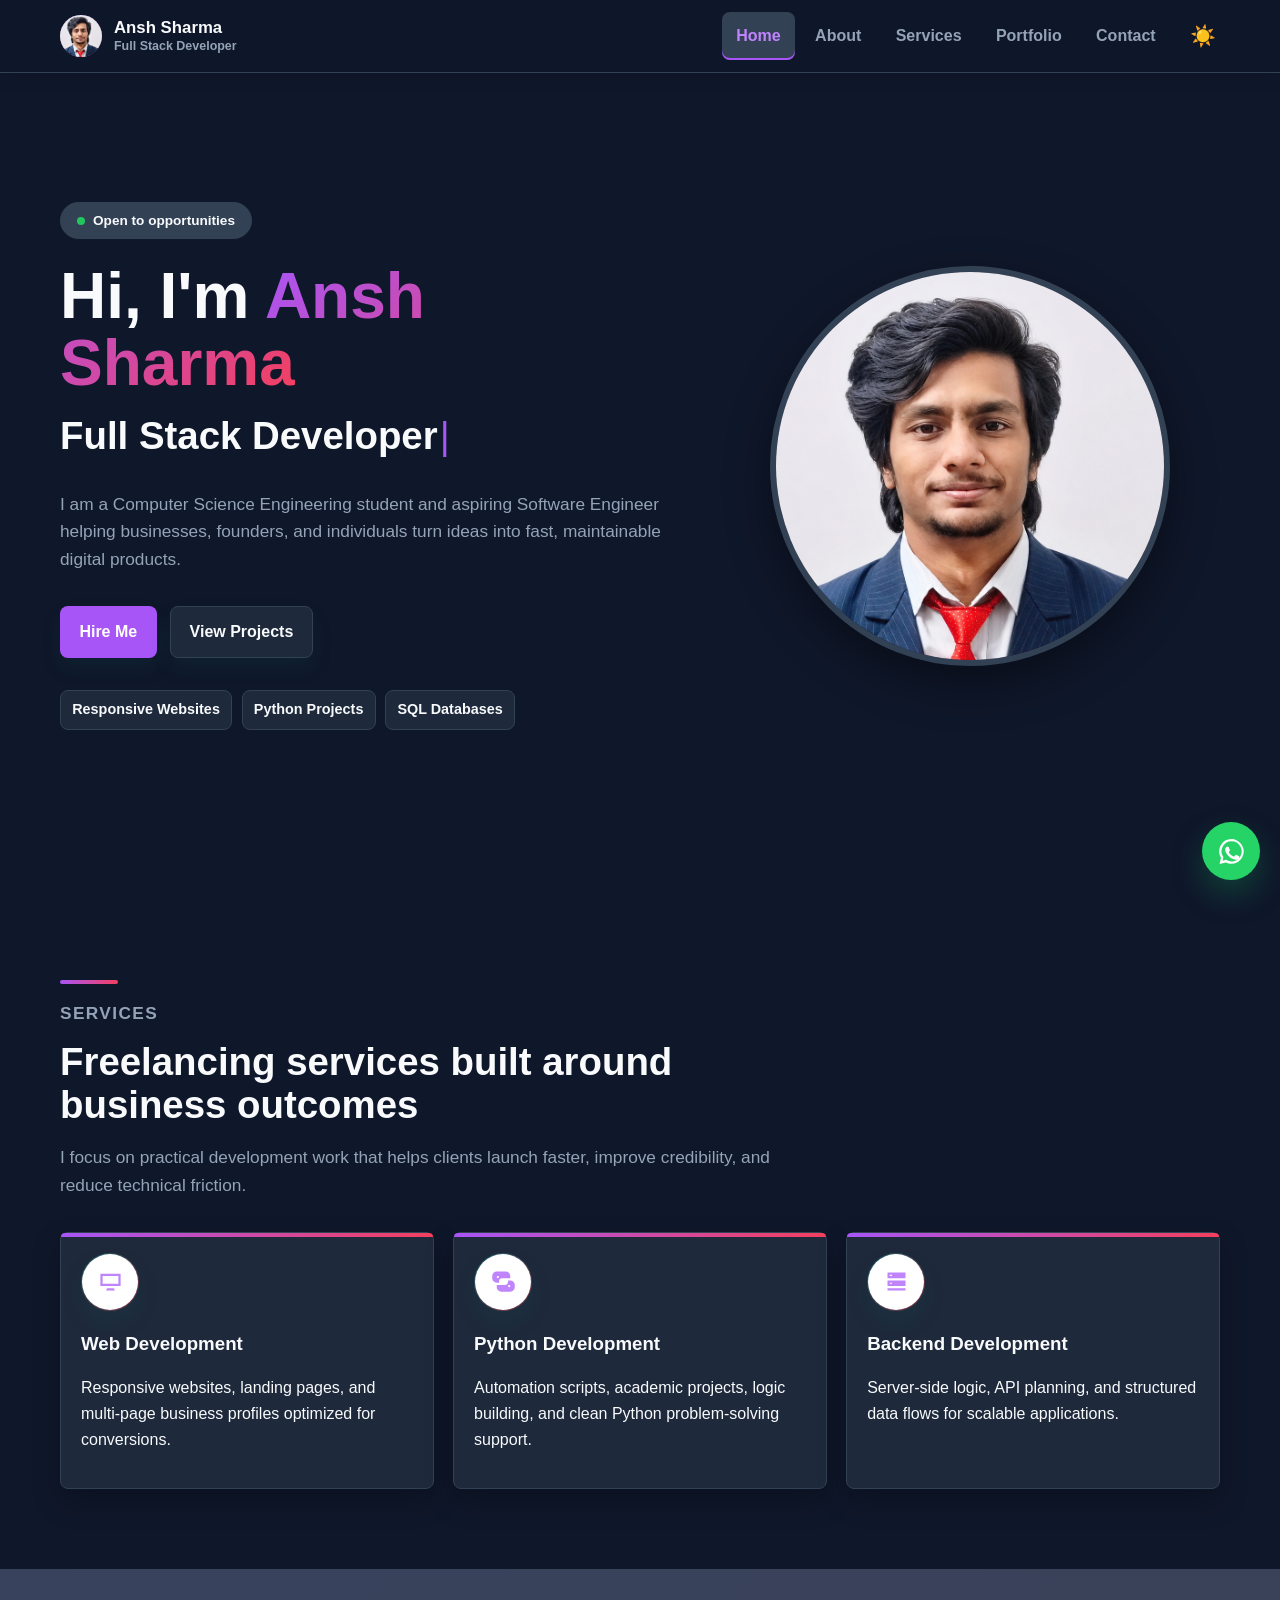
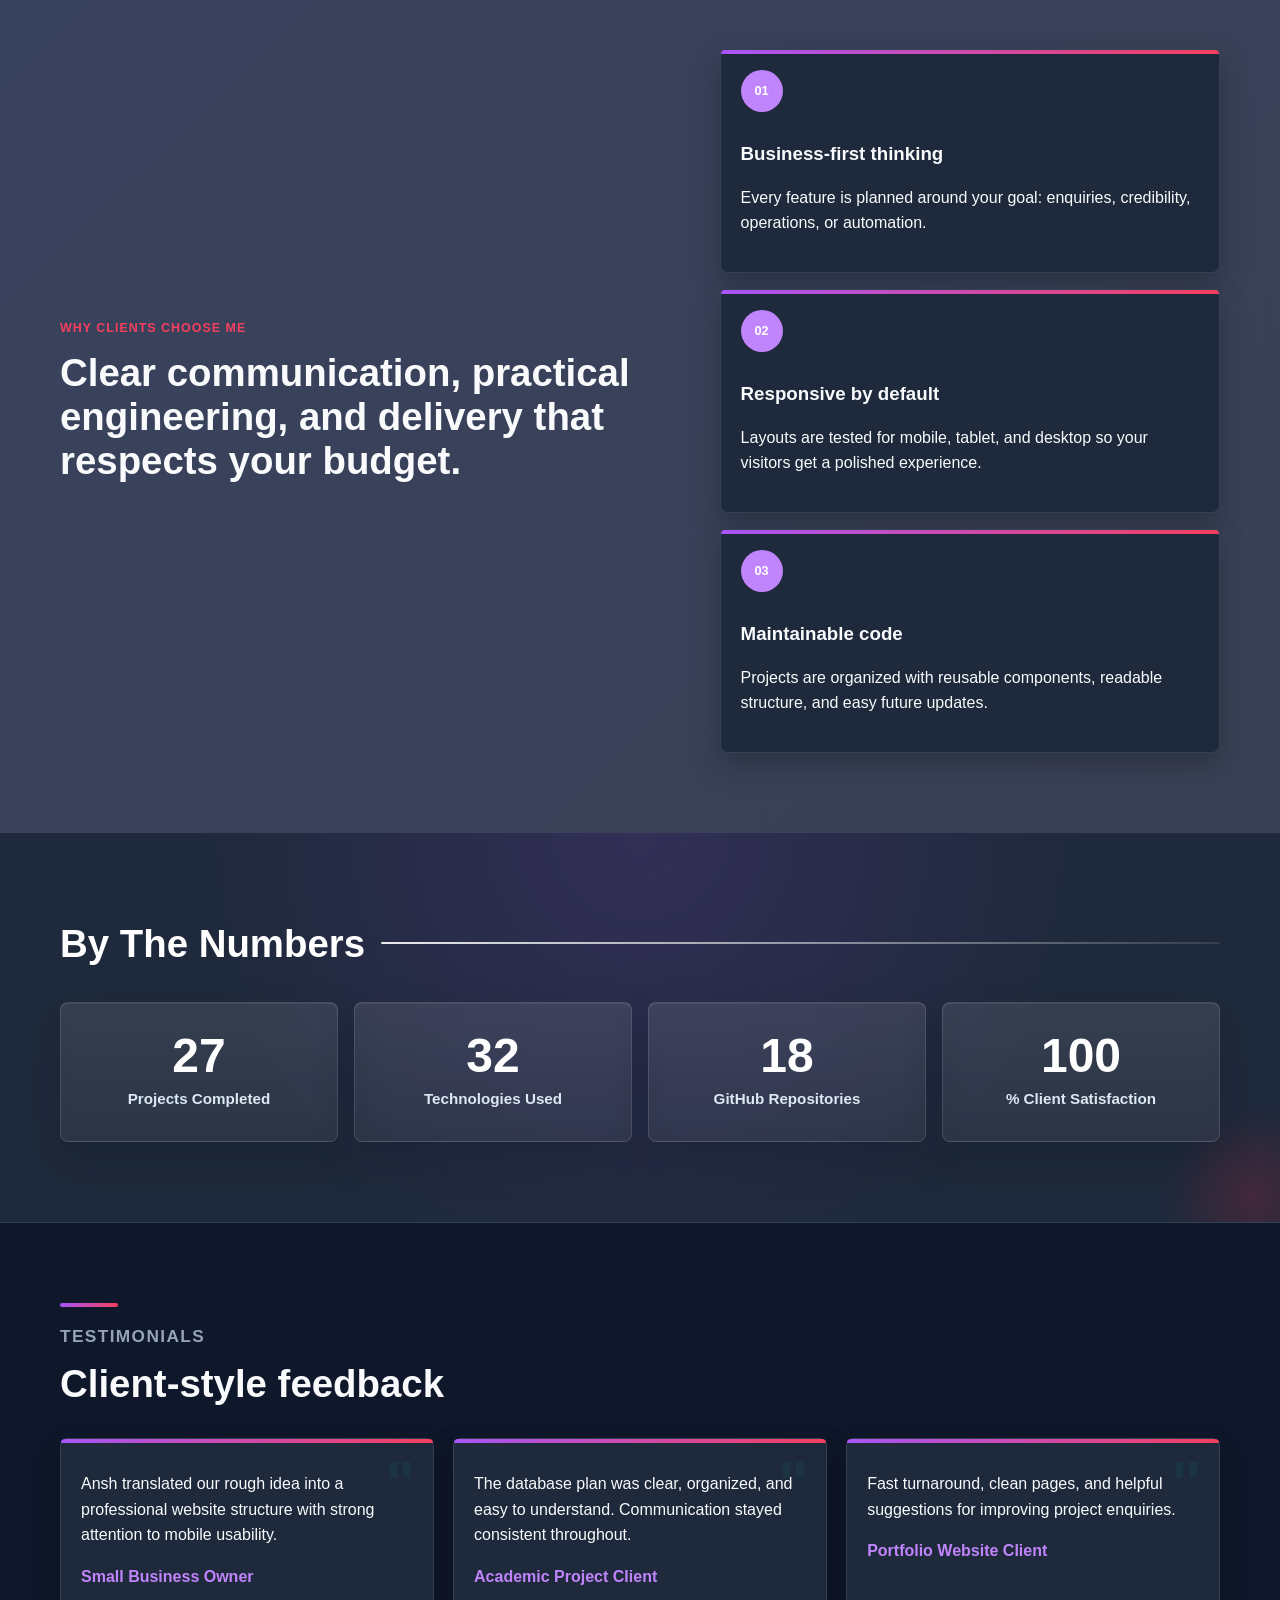
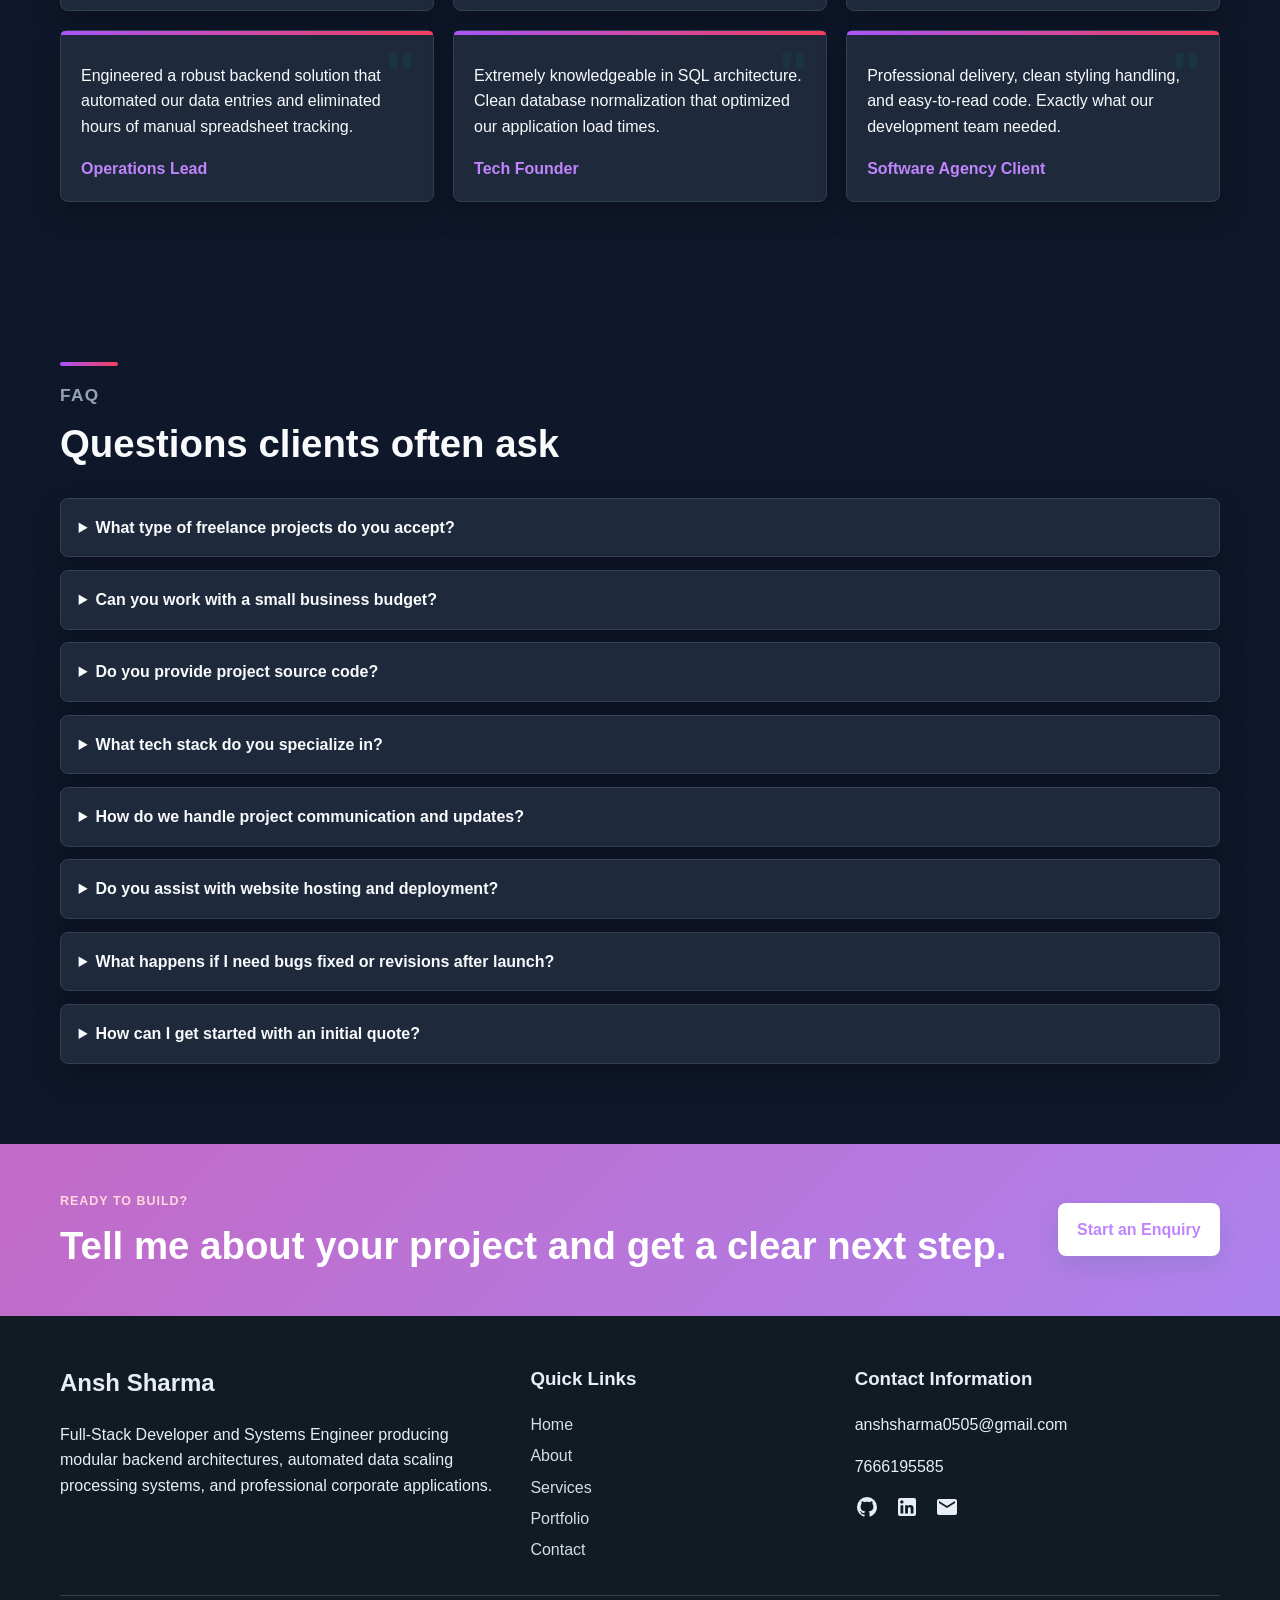
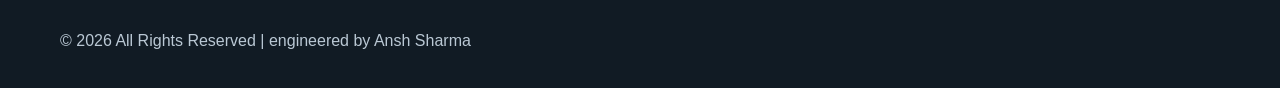
<file: index.html>
<!DOCTYPE html>
<html lang="en">
<head>
  <meta charset="UTF-8">
  <meta name="viewport" content="width=device-width, initial-scale=1.0">
  <title>Ansh Sharma | Freelance Software Engineer & Web Developer</title>
  <meta name="description" content="Hire Ansh Sharma, a Computer Science Engineering student and aspiring Software Engineer, for web development, Python development, backend APIs, SQL database design, bug fixing, and portfolio websites.">
  <meta name="keywords" content="Ansh Sharma, freelance web developer, software engineer, Python developer, SQL database design, backend developer, portfolio website developer">
  <meta name="author" content="Ansh Sharma">
  <link rel="canonical" href="https://example.com/">
  <meta property="og:title" content="Ansh Sharma | Freelance Software Engineer">
  <meta property="og:description" content="Client-focused web, Python, backend, SQL, and portfolio website development services.">
  <meta property="og:type" content="website">
  <meta property="og:url" content="https://example.com/">
  <meta property="og:image" content="https://example.com/images/ansh-sharma-profile.png">
  <meta name="twitter:card" content="summary_large_image">
  <meta name="twitter:title" content="Ansh Sharma | Freelance Software Engineer">
  <meta name="twitter:description" content="Freelance software development services for businesses, founders, and students.">
  <meta name="twitter:image" content="https://example.com/images/ansh-sharma-profile.png">
  <link rel="stylesheet" href="css/style.css">
  <script async src="https://www.googletagmanager.com/gtag/js?id=G-XXXXXXXXXX"></script>
  <script>
    window.dataLayer = window.dataLayer || [];
    function gtag(){dataLayer.push(arguments);}
    gtag('js', new Date());
    gtag('config', 'G-XXXXXXXXXX');
  </script>
  <script type="application/ld+json">
  {
    "@context": "https://schema.org",
    "@graph": [
      {
        "@type": "Person",
        "name": "Ansh Sharma",
        "jobTitle": "Freelance Software Engineer",
        "url": "https://example.com/",
        "image": "https://example.com/images/ansh-sharma-profile.png",
        "knowsAbout": ["Web Development", "Python Development", "SQL Database Design", "Backend Development", "Bug Fixing"]
      },
      {
        "@type": "LocalBusiness",
        "name": "Ansh Sharma Freelance Software Development",
        "url": "https://example.com/",
        "image": "https://example.com/images/ansh-sharma-profile.png",
        "priceRange": "$$",
        "address": {
          "@type": "PostalAddress",
          "addressCountry": "IN"
        }
      },
      {
        "@type": "Service",
        "name": "Freelance Software Development Services",
        "provider": {
          "@type": "Person",
          "name": "Ansh Sharma"
        },
        "serviceType": ["Web Development", "Python Development", "SQL Database Design", "Backend Development", "Portfolio Website Development"]
      }
    ]
  }
  </script>
</head>
<body>
  <a class="skip-link" href="#main">Skip to content</a>
  
  <div data-header></div>

  <main id="main">
    <section class="hero section" aria-labelledby="home-title">
      <div class="container hero-grid" style="align-items: center;">
        
        <div class="hero-copy">
          <div class="status-badge-container" style="margin-bottom: 1.5rem;">
            <span class="status-badge" style="display: inline-flex; align-items: center; gap: 0.5rem; background: var(--surface-strong); border: 1px solid var(--line); padding: 0.4rem 1rem; border-radius: 999px; font-size: 0.85rem; font-weight: 700; color: var(--text);">
              <span style="width: 8px; height: 8px; background-color: #22c55e; border-radius: 50%; display: inline-block; animation: pulse 2s infinite;"></span>
              Open to opportunities
            </span>
          </div>

          <h1 id="home-title" style="margin-bottom: 0.5rem;">Hi, I'm <span style="background: linear-gradient(135deg, var(--primary), var(--accent)); background-clip: text; -webkit-background-clip: text; -webkit-text-fill-color: transparent;">Ansh Sharma</span></h1>
          
          <h2 class="typewriter-container" style="margin: 0 0 1.5rem 0; font-size: clamp(1.5rem, 3vw, 2.5rem); font-weight: 800; min-height: 3.8rem; color: var(--text);">
            <span id="typewriter-text"></span><span class="typewriter-cursor" style="font-weight: 300; animation: blink 0.7s infinite;">|</span>
          </h2>

          <p class="hero-text">I am a Computer Science Engineering student and aspiring Software Engineer helping businesses, founders, and individuals turn ideas into fast, maintainable digital products.</p>
          <div class="action-row">
            <a class="btn btn-primary" href="contact.html" data-track="hire_me">Hire Me</a>
            <a class="btn btn-secondary" href="portfolio.html">View Projects</a>
          </div>
          <div class="trust-strip" aria-label="Service strengths">
            <span>Responsive Websites</span>
            <span>Python Projects</span>
            <span>SQL Databases</span>
          </div>
        </div>
        <div class="profile-frame-wrap" style="justify-self: center; position: relative;">
          <div class="profile-circle-container" style="width: clamp(260px, 35vw, 400px); height: clamp(260px, 35vw, 400px); border-radius: 50%; overflow: hidden; border: 6px solid var(--surface-strong); box-shadow: var(--shadow); background: linear-gradient(135deg, rgba(13,107,111,0.1), rgba(199,38,58,0.1));">
            <img src="images/ansh-sharma-profile.png" alt="Professional profile photo of Ansh Sharma" loading="eager">
          </div>
        </div>

      </div>
    </section>

    <section class="section" aria-labelledby="service-highlights">
      <div class="container">
        <div class="section-heading">
          <p class="eyebrow">Services</p>
          <h2 id="service-highlights">Freelancing services built around business outcomes</h2>
          <p>I focus on practical development work that helps clients launch faster, improve credibility, and reduce technical friction.</p>
        </div>
        <div class="service-grid compact">
          <article class="service-card">
            <span class="icon-box" aria-hidden="true"><svg viewBox="0 0 24 24"><path d="M3 5h18v11H3V5Zm2 2v7h14V7H5Zm4 11h6l1 2H8l1-2Z"/></svg></span>
            <h3>Web Development</h3>
            <p>Responsive websites, landing pages, and multi-page business profiles optimized for conversions.</p>
          </article>
          <article class="service-card">
            <span class="icon-box" aria-hidden="true"><svg viewBox="0 0 24 24"><path d="M10 3h4a4 4 0 0 1 4 4v2h-7a3 3 0 0 0-3 3v1H6a4 4 0 0 1-4-4V7a4 4 0 0 1 4-4h4Zm-3 4a1 1 0 1 0 0 2 1 1 0 0 0 0-2Zm7 14h-4a4 4 0 0 1-4-4v-2h7a3 3 0 0 0 3-3v-1h2a4 4 0 0 1 4 4v2a4 4 0 0 1-4 4h-4Zm3-4a1 1 0 1 0 0-2 1 1 0 0 0 0 2Z"/></svg></span>
            <h3>Python Development</h3>
            <p>Automation scripts, academic projects, logic building, and clean Python problem-solving support.</p>
          </article>
          <article class="service-card">
            <span class="icon-box" aria-hidden="true"><svg viewBox="0 0 24 24"><path d="M4 4h16v5H4V4Zm2 2v1h2V6H6Zm-2 5h16v5H4v-5Zm2 2v1h2v-1H6Zm-2 5h16v2H4v-2Z"/></svg></span>
            <h3>Backend Development</h3>
            <p>Server-side logic, API planning, and structured data flows for scalable applications.</p>
          </article>
        </div>
      </div>
    </section>

    <section class="section alt" aria-labelledby="benefits-title">
      <div class="container two-column">
        <div>
          <p class="eyebrow">Why clients choose me</p>
          <h2 id="benefits-title">Clear communication, practical engineering, and delivery that respects your budget.</h2>
        </div>
        <div class="benefit-list">
          <article>
            <span class="mini-icon">01</span>
            <h3>Business-first thinking</h3>
            <p>Every feature is planned around your goal: enquiries, credibility, operations, or automation.</p>
          </article>
          <article>
            <span class="mini-icon">02</span>
            <h3>Responsive by default</h3>
            <p>Layouts are tested for mobile, tablet, and desktop so your visitors get a polished experience.</p>
          </article>
          <article>
            <span class="mini-icon">03</span>
            <h3>Maintainable code</h3>
            <p>Projects are organized with reusable components, readable structure, and easy future updates.</p>
          </article>
        </div>
      </div>
    </section>

    <section class="section numbers-section" aria-labelledby="numbers-title">
      <div class="container">
        <div class="numbers-heading">
          <h2 id="numbers-title">By The Numbers</h2>
          <span class="heading-line" aria-hidden="true"></span>
        </div>
        <div class="numbers-grid" data-counter-section>
          <article class="number-card">
            <strong data-count="27">0</strong>
            <span>Projects Completed</span>
          </article>
          <article class="number-card">
            <strong data-count="32">0</strong>
            <span>Technologies Used</span>
          </article>
          <article class="number-card">
            <strong data-count="18">0</strong>
            <span>GitHub Repositories</span>
          </article>
          <article class="number-card">
            <strong data-count="100">0</strong>
            <span>% Client Satisfaction</span>
          </article>
        </div>
      </div>
    </section>

    <section class="section" aria-labelledby="testimonials-title">
      <div class="container">
        <div class="section-heading">
          <p class="eyebrow">Testimonials</p>
          <h2 id="testimonials-title">Client-style feedback</h2>
        </div>
        <div class="testimonial-grid">
          <blockquote>
            <p>Ansh translated our rough idea into a professional website structure with strong attention to mobile usability.</p>
            <cite>Small Business Owner</cite>
          </blockquote>
          <blockquote>
            <p>The database plan was clear, organized, and easy to understand. Communication stayed consistent throughout.</p>
            <cite>Academic Project Client</cite>
          </blockquote>
          <blockquote>
            <p>Fast turnaround, clean pages, and helpful suggestions for improving project enquiries.</p>
            <cite>Portfolio Website Client</cite>
          </blockquote>
          <blockquote>
            <p>Engineered a robust backend solution that automated our data entries and eliminated hours of manual spreadsheet tracking.</p>
            <cite>Operations Lead</cite>
          </blockquote>
          <blockquote>
            <p>Extremely knowledgeable in SQL architecture. Clean database normalization that optimized our application load times.</p>
            <cite>Tech Founder</cite>
          </blockquote>
          <blockquote>
            <p>Professional delivery, clean styling handling, and easy-to-read code. Exactly what our development team needed.</p>
            <cite>Software Agency Client</cite>
          </blockquote>
        </div>
      </div>
    </section>

    <section class="section" aria-labelledby="faq-title">
      <div class="container">
        <div class="section-heading">
          <p class="eyebrow">FAQ</p>
          <h2 id="faq-title">Questions clients often ask</h2>
        </div>
        <div class="faq-list">
          <details>
            <summary>What type of freelance projects do you accept?</summary>
            <p>I accept websites, Python applications, SQL database work, backend features, bug fixing, and portfolio website development.</p>
          </details>
          <details>
            <summary>Can you work with a small business budget?</summary>
            <p>Yes. I can scope the project in phases so the most valuable features are delivered first.</p>
          </details>
          <details>
            <summary>Do you provide project source code?</summary>
            <p>Yes. Final deliverables can include source code, documentation, deployment notes, and a handover call.</p>
          </details>
          <details>
            <summary>What tech stack do you specialize in?</summary>
            <p>My core competencies include modern web frameworks (HTML5, CSS3, Vanilla JavaScript), robust Python application building, and enterprise relational database designs using SQL frameworks.</p>
          </details>
          <details>
            <summary>How do we handle project communication and updates?</summary>
            <p>I prioritize clear, transparent timelines. We will communicate via email, scheduled video handovers, or messaging channels with milestone updates at every development stage.</p>
          </details>
          <details>
            <summary>Do you assist with website hosting and deployment?</summary>
            <p>Yes. I can guide you through the process of setting up domains, configuring hosting parameters, and ensuring your production-ready platform goes live smoothly.</p>
          </details>
          <details>
            <summary>What happens if I need bugs fixed or revisions after launch?</summary>
            <p>Every contract includes a dedicated post-launch support window to monitor system stability, check cross-device responsiveness, and resolve any immediate functional bugs.</p>
          </details>
          <details>
            <summary>How can I get started with an initial quote?</summary>
            <p>Simply navigate to the "Contact" page or use the "Start an Enquiry" form below to provide a brief overview of your business goals and budget requirements.</p>
          </details>
        </div>
      </div>
    </section>

    <section class="cta-band" aria-labelledby="home-cta">
      <div class="container cta-inner">
        <div>
          <p class="eyebrow">Ready to build?</p>
          <h2 id="home-cta">Tell me about your project and get a clear next step.</h2>
        </div>
        <a class="btn btn-light" href="contact.html" data-track="hire_me">Start an Enquiry</a>
      </div>
    </section>
  </main>

  <a class="whatsapp-float" href="https://wa.me/917666195585" target="_blank" rel="noopener" aria-label="Chat with Ansh Sharma on WhatsApp">
    <svg viewBox="0 0 32 32" aria-hidden="true">
      <path d="M16.02 3.2A12.72 12.72 0 0 0 5.14 22.5L3.7 28.8l6.43-1.5A12.73 12.73 0 1 0 16.02 3.2Zm0 2.3a10.43 10.43 0 0 1 8.78 16.05 10.42 10.42 0 0 1-13.96 3.32l-.45-.27-3.55.83.8-3.45-.3-.48A10.42 10.42 0 0 1 16.02 5.5Zm-4.36 5.48c-.24 0-.63.09-.96.45-.33.36-1.26 1.23-1.26 3 0 1.77 1.29 3.48 1.47 3.72.18.24 2.49 3.99 6.16 5.43 3.05 1.2 3.67.96 4.33.9.66-.06 2.13-.87 2.43-1.71.3-.84.3-1.56.21-1.71-.09-.15-.33-.24-.69-.42-.36-.18-2.13-1.05-2.46-1.17-.33-.12-.57-.18-.81.18-.24.36-.93 1.17-1.14 1.41-.21.24-.42.27-.78.09-.36-.18-1.52-.56-2.9-1.79-1.07-.95-1.79-2.13-2-2.49-.21-.36-.02-.55.16-.73.16-.16.36-.42.54-.63.18-.21.24-.36.36-.6.12-.24.06-.45-.03-.63-.09-.18-.81-1.95-1.11-2.67-.29-.7-.59-.6-.81-.61h-.71Z"/>
    </svg>
  </a>
  
  <div data-footer></div>
  <script src="js/script.js" defer></script>
</body>
</html>
</file>
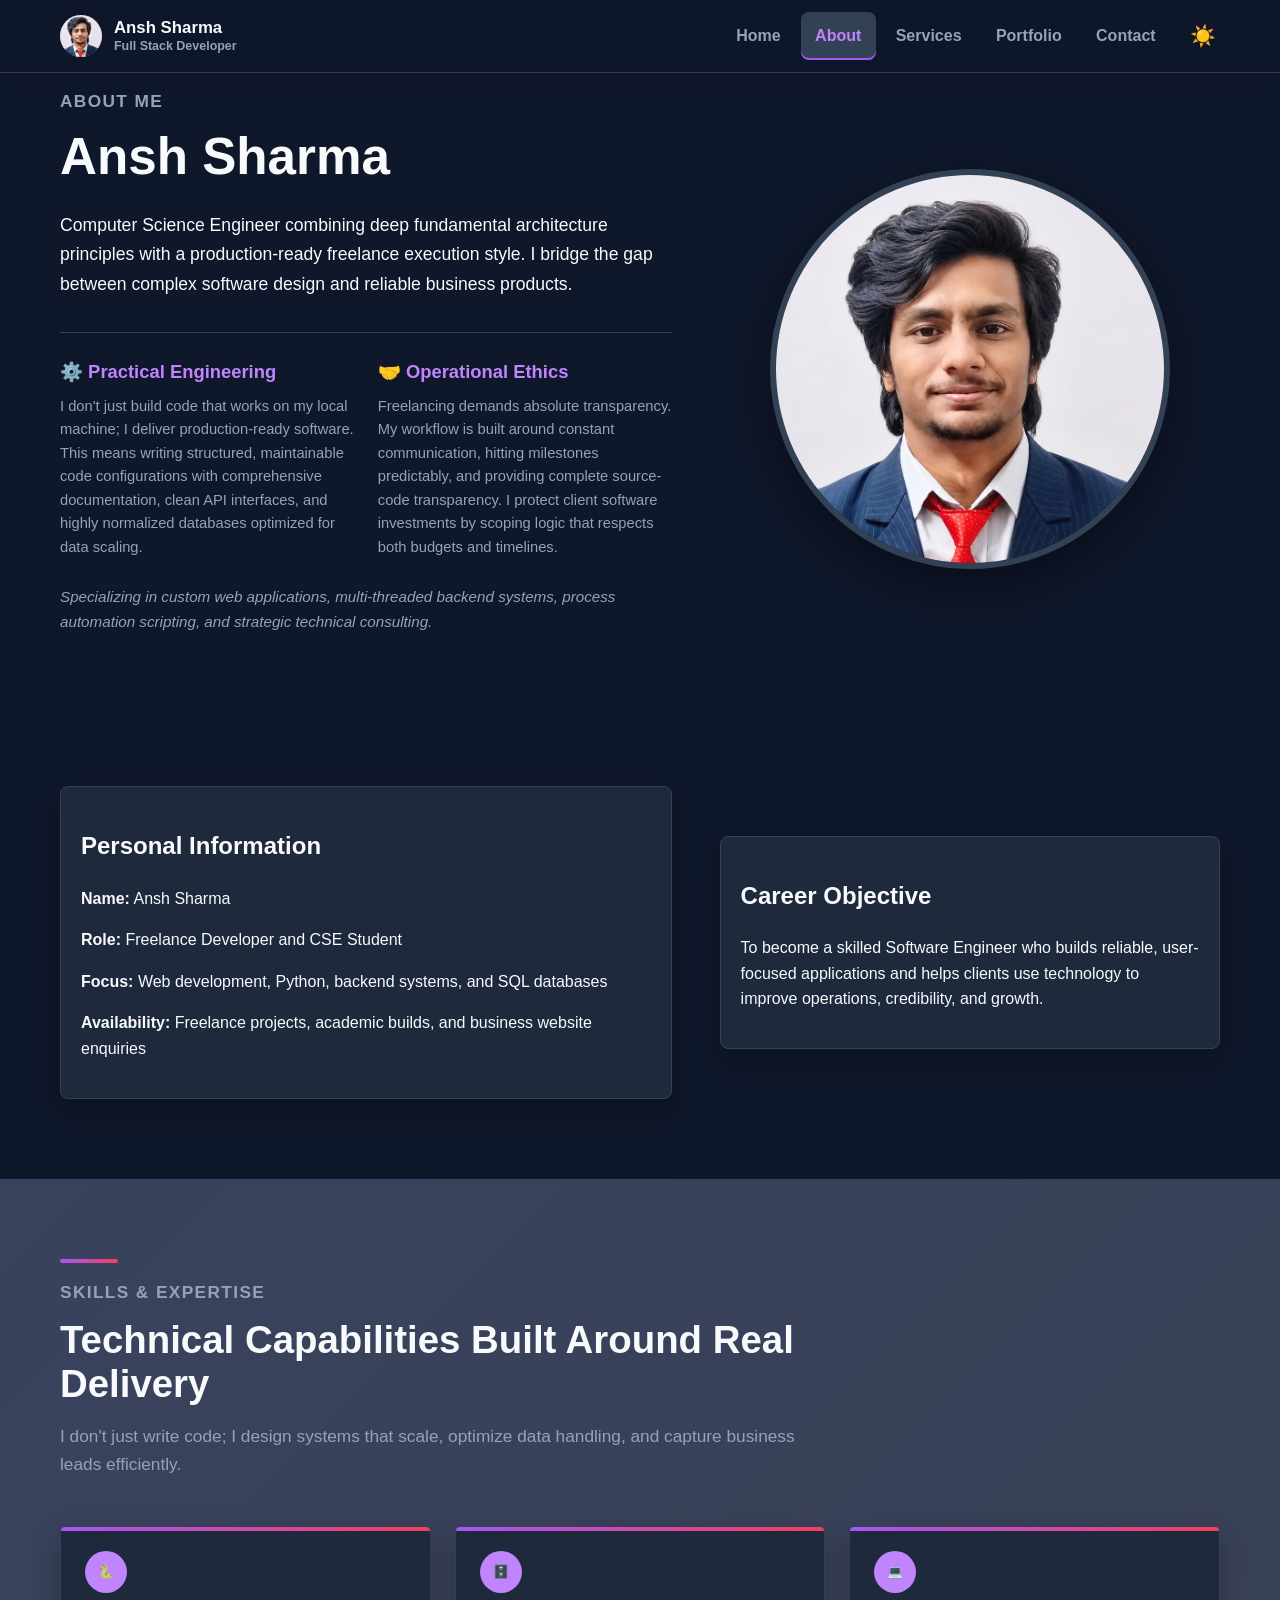
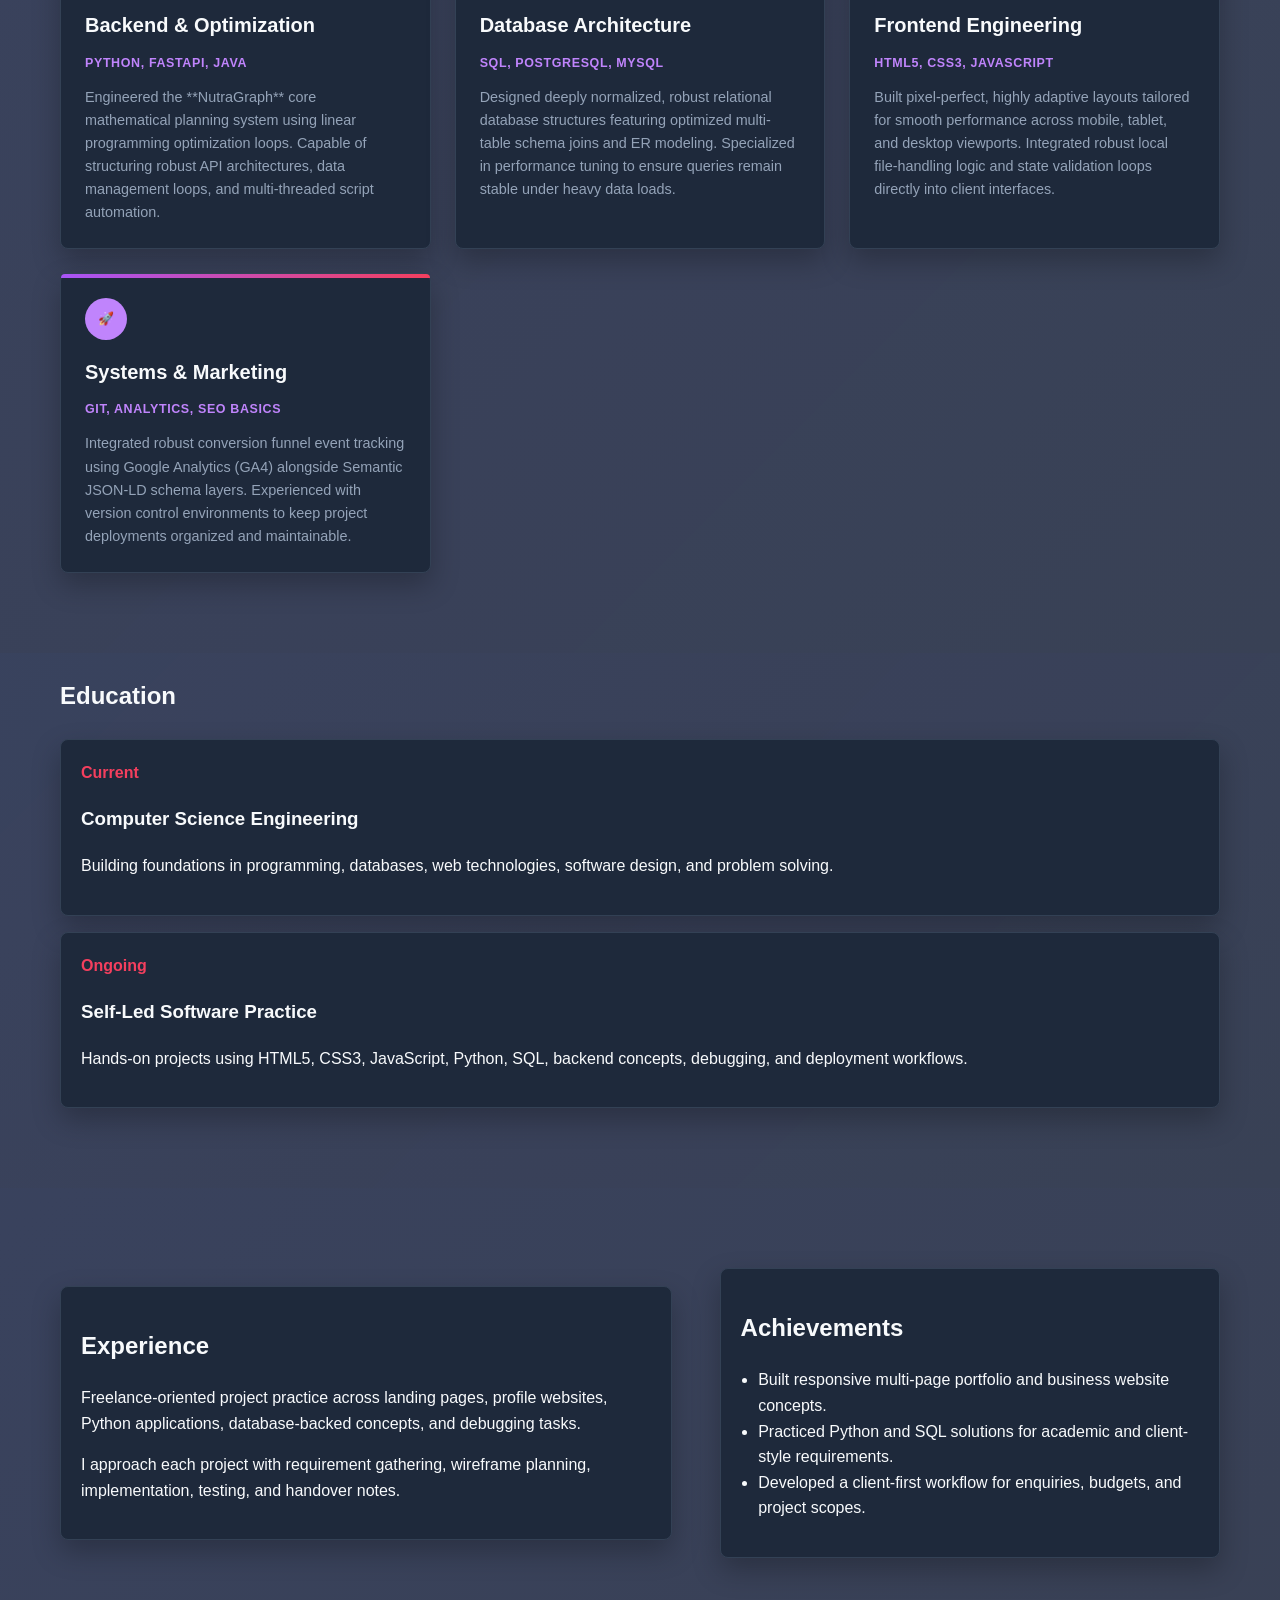
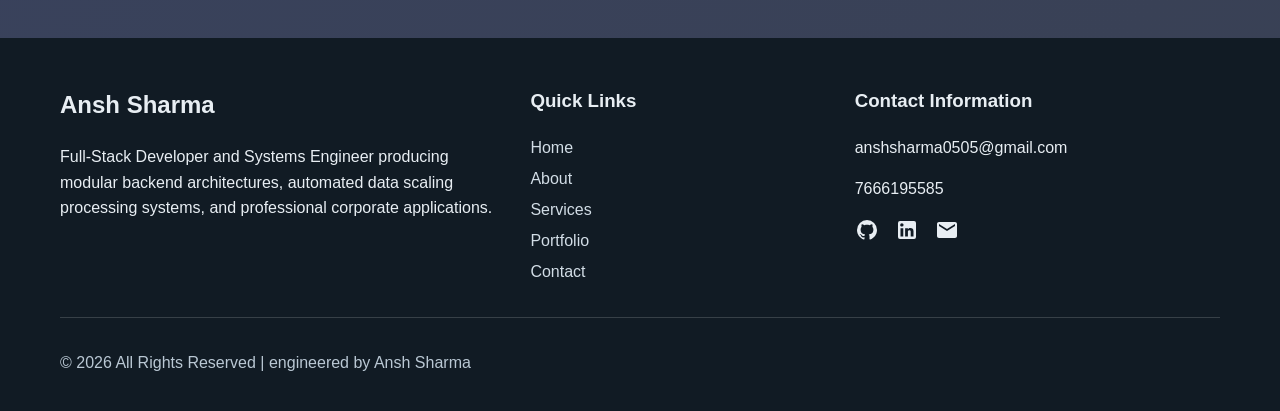
<file: about.html>
<!DOCTYPE html>
<html lang="en">
<head>
  <meta charset="UTF-8">
  <meta name="viewport" content="width=device-width, initial-scale=1.0">
  <title>About Ansh Sharma | CSE Student & Aspiring Software Engineer</title>
  <meta name="description" content="Learn about Ansh Sharma's education, skills, experience, achievements, and career objective as a Computer Science Engineering student and freelance developer.">
  <meta name="keywords" content="about Ansh Sharma, CSE student, aspiring software engineer, freelance developer skills">
  <link rel="canonical" href="https://example.com/about.html">
  <meta property="og:title" content="About Ansh Sharma">
  <meta property="og:description" content="Computer Science Engineering student focused on software engineering and freelance development.">
  <meta property="og:type" content="profile">
  <meta property="og:url" content="https://example.com/about.html">
  <meta name="twitter:card" content="summary_large_image">
  <link rel="stylesheet" href="css/style.css">
  <script type="application/ld+json">
  {
    "@context": "https://schema.org",
    "@type": "Person",
    "name": "Ansh Sharma",
    "jobTitle": "Computer Science Engineering Student",
    "knowsAbout": ["HTML5", "CSS3", "JavaScript", "Python", "SQL", "Backend Development"],
    "url": "https://example.com/about.html"
  }
  </script>
</head>
<body>
  <a class="skip-link" href="#main">Skip to content</a>
  <div data-header></div>

 <main id="main">
    <section class="page-hero section" aria-labelledby="about-title">
      <div class="container hero-grid" style="align-items: center;">
        <div class="hero-copy">
          <p class="eyebrow">About Me</p>
          <h1 id="about-title" style="margin-bottom: 1.5rem; font-size: clamp(2.2rem, 4vw, 3.5rem); line-height: 1.15;">
            Ansh Sharma
          </h1>
          <p class="hero-text" style="font-size: 1.1rem; line-height: 1.7; margin-bottom: 1.5rem; color: var(--text);">
            Computer Science Engineer combining deep fundamental architecture principles with a production-ready freelance execution style. I bridge the gap between complex software design and reliable business products.
          </p>
          
          <div class="ethics-grid" style="display: grid; grid-template-columns: 1fr 1fr; gap: 1.5rem; margin-top: 2rem; border-top: 1px solid var(--line); padding-top: 1.5rem;">
            
            <div class="ethics-column">
              <h3 style="margin: 0 0 0.5rem 0; font-size: 1.15rem; color: var(--primary-dark); display: flex; align-items: center; gap: 0.5rem;">
                ⚙️ Practical Engineering
              </h3>
              <p style="margin: 0; font-size: 0.92rem; color: var(--muted); line-height: 1.6;">
                I don't just build code that works on my local machine; I deliver production-ready software. This means writing structured, maintainable code configurations with comprehensive documentation, clean API interfaces, and highly normalized databases optimized for data scaling.
              </p>
            </div>

            <div class="ethics-column">
              <h3 style="margin: 0 0 0.5rem 0; font-size: 1.15rem; color: var(--primary-dark); display: flex; align-items: center; gap: 0.5rem;">
                🤝 Operational Ethics
              </h3>
              <p style="margin: 0; font-size: 0.92rem; color: var(--muted); line-height: 1.6;">
                Freelancing demands absolute transparency. My workflow is built around constant communication, hitting milestones predictably, and providing complete source-code transparency. I protect client software investments by scoping logic that respects both budgets and timelines.
              </p>
            </div>

          </div>

          <p class="hero-text" style="font-size: 0.95rem; line-height: 1.7; margin-top: 1.5rem; color: var(--muted); font-style: italic;">
            Specializing in custom web applications, multi-threaded backend systems, process automation scripting, and strategic technical consulting.
          </p>
        </div>

        <div class="profile-frame-wrap" style="justify-self: center; position: relative;">
          <div class="profile-circle-container" style="width: clamp(260px, 35vw, 400px); height: clamp(260px, 35vw, 400px); border-radius: 50%; overflow: hidden; border: 6px solid var(--surface-strong); box-shadow: var(--shadow); background: linear-gradient(135deg, rgba(13,107,111,0.1), rgba(199,38,58,0.1));">
            <img src="images/ansh-sharma-profile.png" alt="Professional profile photo of Ansh Sharma" loading="eager">
          </div>
        </div>
      </div>
    </section>

    <section class="section" aria-labelledby="personal-info">
      <div class="container info-grid">
        <article>
          <h2 id="personal-info">Personal Information</h2>
          <p><strong>Name:</strong> Ansh Sharma</p>
          <p><strong>Role:</strong> Freelance Developer and CSE Student</p>
          <p><strong>Focus:</strong> Web development, Python, backend systems, and SQL databases</p>
          <p><strong>Availability:</strong> Freelance projects, academic builds, and business website enquiries</p>
        </article>
        <article>
          <h2>Career Objective</h2>
          <p>To become a skilled Software Engineer who builds reliable, user-focused applications and helps clients use technology to improve operations, credibility, and growth.</p>
        </article>
      </div>
    </section>
    
    <section class="section alt" aria-labelledby="skills-title">
      <div class="container">
        <div class="section-heading">
          <p class="eyebrow">Skills & Expertise</p>
          <h2 id="skills-title">Technical Capabilities Built Around Real Delivery</h2>
          <p>I don't just write code; I design systems that scale, optimize data handling, and capture business leads efficiently.</p>
        </div>

        <div class="skills-detailed-grid" style="display: grid; grid-template-columns: repeat(auto-fit, minmax(280px, 1fr)); gap: 1.5rem; margin-top: 3rem;">
          
          <article class="service-card" style="padding: 1.5rem;">
            <div class="mini-icon">🐍</div>
            <h3 style="margin: 0.5rem 0 0.25rem 0; font-size: 1.25rem;">Backend & Optimization</h3>
            <p style="font-size: 0.78rem; font-weight: 700; color: var(--primary-dark); text-transform: uppercase; margin-bottom: 0.75rem; letter-spacing: 0.05em;">Python, FastAPI, Java</p>
            <p style="margin: 0; font-size: 0.9rem; color: var(--muted); line-height: 1.6;">
              Engineered the **NutraGraph** core mathematical planning system using linear programming optimization loops. Capable of structuring robust API architectures, data management loops, and multi-threaded script automation.
            </p>
          </article>

          <article class="service-card" style="padding: 1.5rem;">
            <div class="mini-icon">🗄️</div>
            <h3 style="margin: 0.5rem 0 0.25rem 0; font-size: 1.25rem;">Database Architecture</h3>
            <p style="font-size: 0.78rem; font-weight: 700; color: var(--primary-dark); text-transform: uppercase; margin-bottom: 0.75rem; letter-spacing: 0.05em;">SQL, PostgreSQL, MySQL</p>
            <p style="margin: 0; font-size: 0.9rem; color: var(--muted); line-height: 1.6;">
              Designed deeply normalized, robust relational database structures featuring optimized multi-table schema joins and ER modeling. Specialized in performance tuning to ensure queries remain stable under heavy data loads.
            </p>
          </article>

          <article class="service-card" style="padding: 1.5rem;">
            <div class="mini-icon">💻</div>
            <h3 style="margin: 0.5rem 0 0.25rem 0; font-size: 1.25rem;">Frontend Engineering</h3>
            <p style="font-size: 0.78rem; font-weight: 700; color: var(--primary-dark); text-transform: uppercase; margin-bottom: 0.75rem; letter-spacing: 0.05em;">HTML5, CSS3, JavaScript</p>
            <p style="margin: 0; font-size: 0.9rem; color: var(--muted); line-height: 1.6;">
              Built pixel-perfect, highly adaptive layouts tailored for smooth performance across mobile, tablet, and desktop viewports. Integrated robust local file-handling logic and state validation loops directly into client interfaces.
            </p>
          </article>

          <article class="service-card" style="padding: 1.5rem;">
            <div class="mini-icon">🚀</div>
            <h3 style="margin: 0.5rem 0 0.25rem 0; font-size: 1.25rem;">Systems & Marketing</h3>
            <p style="font-size: 0.78rem; font-weight: 700; color: var(--primary-dark); text-transform: uppercase; margin-bottom: 0.75rem; letter-spacing: 0.05em;">Git, Analytics, SEO Basics</p>
            <p style="margin: 0; font-size: 0.9rem; color: var(--muted); line-height: 1.6;">
              Integrated robust conversion funnel event tracking using Google Analytics (GA4) alongside Semantic JSON-LD schema layers. Experienced with version control environments to keep project deployments organized and maintainable.
            </p>
          </article>
        </div>
      </div>
    </section>

        <section class="section alt" aria-labelledby="education-title">
      <div class="container timeline">
        <h2 id="education-title">Education</h2>
        <article>
          <span>Current</span>
          <h3>Computer Science Engineering</h3>
          <p>Building foundations in programming, databases, web technologies, software design, and problem solving.</p>
        </article>
        <article>
          <span>Ongoing</span>
          <h3>Self-Led Software Practice</h3>
          <p>Hands-on projects using HTML5, CSS3, JavaScript, Python, SQL, backend concepts, debugging, and deployment workflows.</p>
        </article>
      </div>
    </section>

    <section class="section alt" aria-labelledby="experience-title">
      <div class="container info-grid">
        <article>
          <h2 id="experience-title">Experience</h2>
          <p>Freelance-oriented project practice across landing pages, profile websites, Python applications, database-backed concepts, and debugging tasks.</p>
          <p>I approach each project with requirement gathering, wireframe planning, implementation, testing, and handover notes.</p>
        </article>
        <article>
          <h2>Achievements</h2>
          <ul class="check-list">
            <li>Built responsive multi-page portfolio and business website concepts.</li>
            <li>Practiced Python and SQL solutions for academic and client-style requirements.</li>
            <li>Developed a client-first workflow for enquiries, budgets, and project scopes.</li>
          </ul>
        </article>
      </div>
    </section>
  </main>
  <div data-footer></div>
  <script src="js/script.js" defer></script>
</body>
</html>
</file>
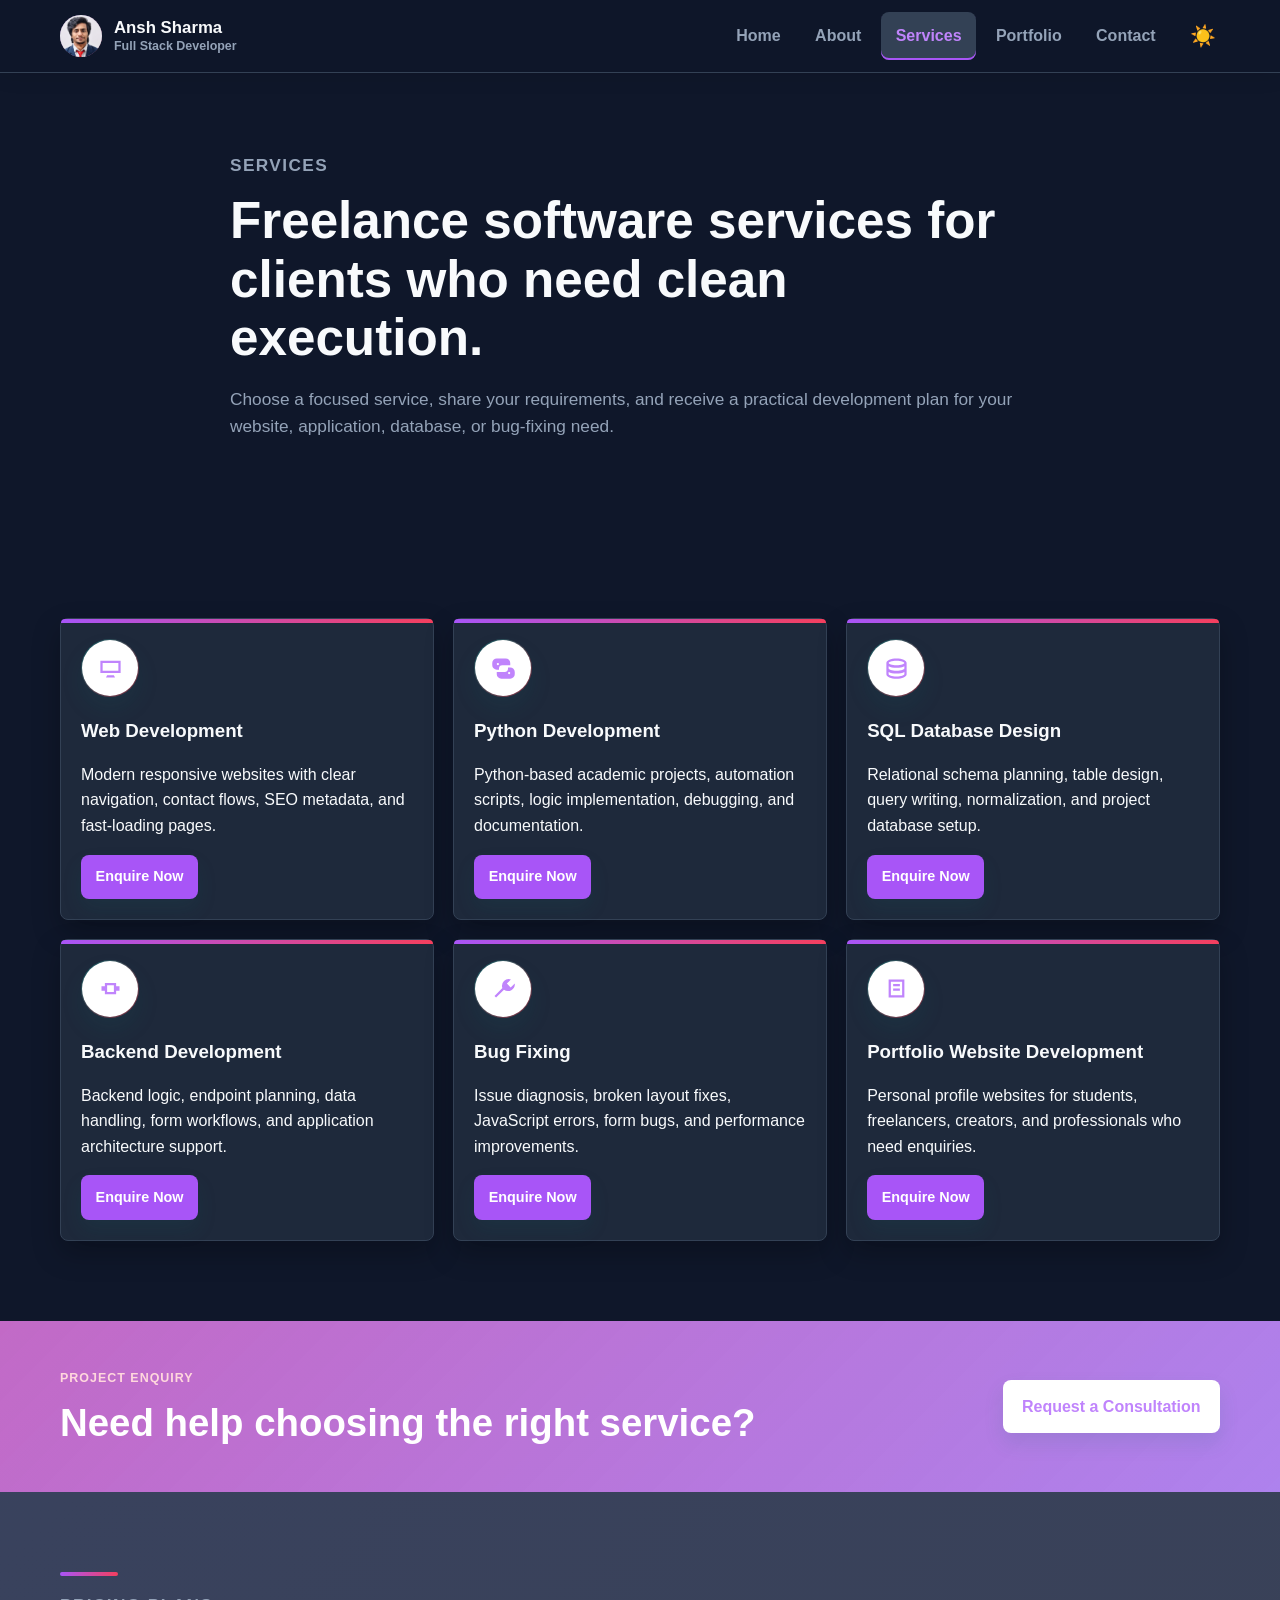
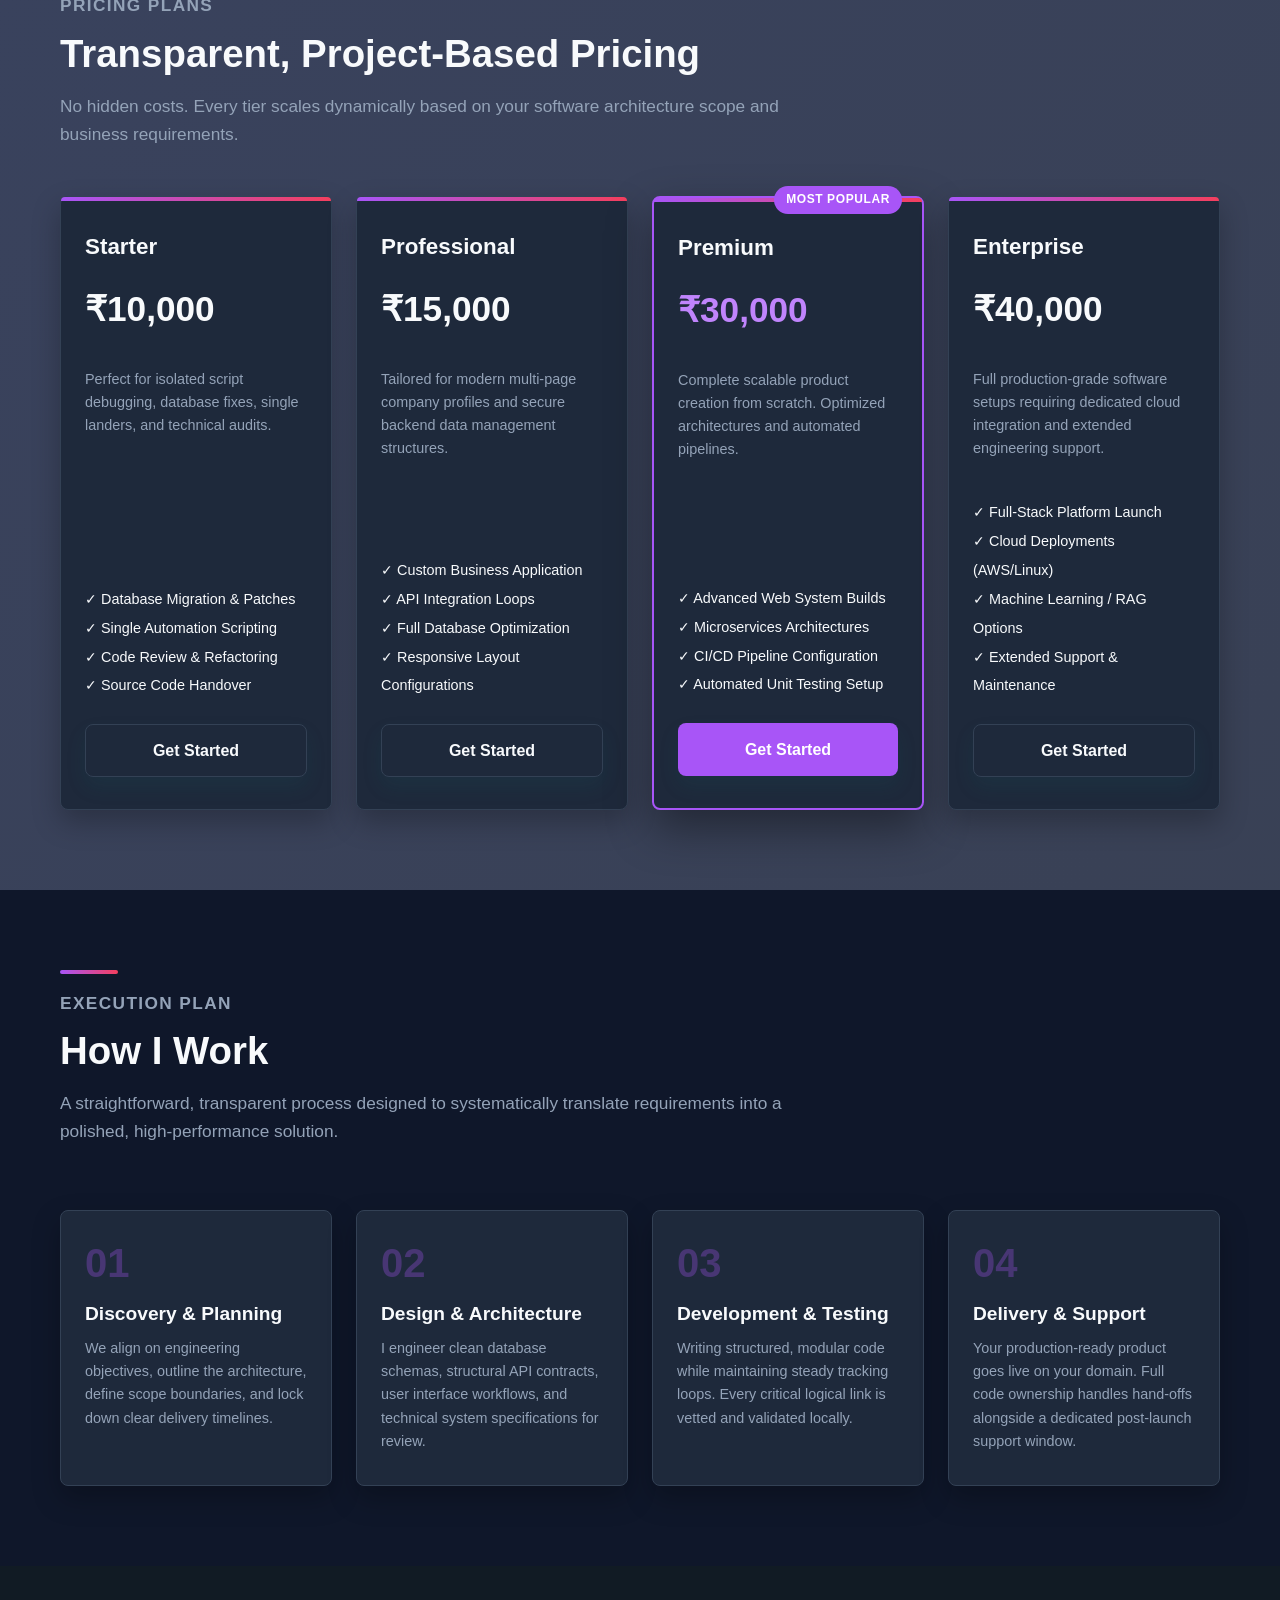
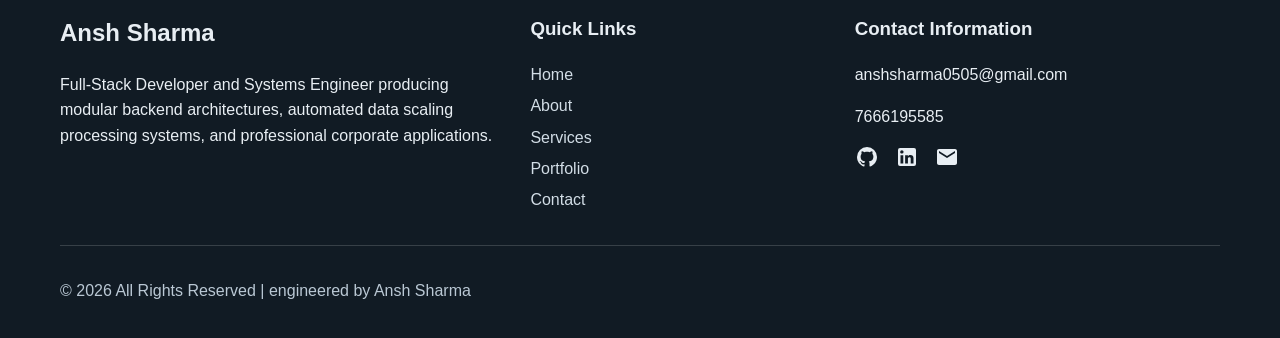
<file: services.html>
<!DOCTYPE html>
<html lang="en">
<head>
  <meta charset="UTF-8">
  <meta name="viewport" content="width=device-width, initial-scale=1.0">
  <title>Services | Hire Ansh Sharma for Freelance Development</title>
  <meta name="description" content="Freelance web development, Python development, SQL database design, backend development, bug fixing, and portfolio website development services by Ansh Sharma.">
  <meta name="keywords" content="freelance services, web development, Python development, SQL database design, backend development, bug fixing, portfolio website">
  <link rel="canonical" href="https://example.com/services.html">
  <meta property="og:title" content="Freelance Development Services by Ansh Sharma">
  <meta property="og:description" content="Hire Ansh Sharma for practical software development services.">
  <meta property="og:type" content="website">
  <meta name="twitter:card" content="summary_large_image">
  <link rel="stylesheet" href="css/style.css">
  <script type="application/ld+json">
  {
    "@context": "https://schema.org",
    "@type": "ItemList",
    "itemListElement": [
      {"@type": "Service", "position": 1, "name": "Web Development"},
      {"@type": "Service", "position": 2, "name": "Python Development"},
      {"@type": "Service", "position": 3, "name": "SQL Database Design"},
      {"@type": "Service", "position": 4, "name": "Backend Development"},
      {"@type": "Service", "position": 5, "name": "Bug Fixing"},
      {"@type": "Service", "position": 6, "name": "Portfolio Website Development"}
    ]
  }
  </script>
</head>
<body>
  <a class="skip-link" href="#main">Skip to content</a>
  <div data-header></div>
  <main id="main">
    <section class="page-hero">
      <div class="container narrow">
        <p class="eyebrow">Services</p>
        <h1>Freelance software services for clients who need clean execution.</h1>
        <p>Choose a focused service, share your requirements, and receive a practical development plan for your website, application, database, or bug-fixing need.</p>
      </div>
    </section>

    <section class="section" aria-labelledby="services-list">
      <div class="container">
        <h2 id="services-list" class="visually-hidden">Service cards</h2>
        <div class="service-grid">
          <article class="service-card">
            <span class="icon-box" aria-hidden="true"><svg viewBox="0 0 24 24"><path d="M3 5h18v11H3V5Zm2 2v7h14V7H5Zm4 11h6l1 2H8l1-2Z"/></svg></span>
            <h3>Web Development</h3>
            <p>Modern responsive websites with clear navigation, contact flows, SEO metadata, and fast-loading pages.</p>
            <a class="btn btn-small" href="contact.html?service=Web%20Development" data-service-enquiry="Web Development">Enquire Now</a>
          </article>
          <article class="service-card">
            <span class="icon-box" aria-hidden="true"><svg viewBox="0 0 24 24"><path d="M10 3h4a4 4 0 0 1 4 4v2h-7a3 3 0 0 0-3 3v1H6a4 4 0 0 1-4-4V7a4 4 0 0 1 4-4h4Zm-3 4a1 1 0 1 0 0 2 1 1 0 0 0 0-2Zm7 14h-4a4 4 0 0 1-4-4v-2h7a3 3 0 0 0 3-3v-1h2a4 4 0 0 1 4 4v2a4 4 0 0 1-4 4h-4Zm3-4a1 1 0 1 0 0-2 1 1 0 0 0 0 2Z"/></svg></span>
            <h3>Python Development</h3>
            <p>Python-based academic projects, automation scripts, logic implementation, debugging, and documentation.</p>
            <a class="btn btn-small" href="contact.html?service=Python%20Development" data-service-enquiry="Python Development">Enquire Now</a>
          </article>
          <article class="service-card">
            <span class="icon-box" aria-hidden="true"><svg viewBox="0 0 24 24"><path d="M12 3c5 0 9 1.8 9 4v10c0 2.2-4 4-9 4s-9-1.8-9-4V7c0-2.2 4-4 9-4Zm0 2C7.8 5 5 6.2 5 7s2.8 2 7 2 7-1.2 7-2-2.8-2-7-2Zm7 5c-1.6.9-4.1 1.4-7 1.4S6.6 10.9 5 10v2c0 .8 2.8 2 7 2s7-1.2 7-2v-2Zm0 5c-1.6.9-4.1 1.4-7 1.4S6.6 15.9 5 15v2c0 .8 2.8 2 7 2s7-1.2 7-2v-2Z"/></svg></span>
            <h3>SQL Database Design</h3>
            <p>Relational schema planning, table design, query writing, normalization, and project database setup.</p>
            <a class="btn btn-small" href="contact.html?service=SQL%20Database%20Design" data-service-enquiry="SQL Database Design">Enquire Now</a>
          </article>
          <article class="service-card">
            <span class="icon-box" aria-hidden="true"><svg viewBox="0 0 24 24"><path d="M7 7h10v3h3v4h-3v3H7v-3H4v-4h3V7Zm2 2v6h6V9H9Z"/></svg></span>
            <h3>Backend Development</h3>
            <p>Backend logic, endpoint planning, data handling, form workflows, and application architecture support.</p>
            <a class="btn btn-small" href="contact.html?service=Backend%20Development" data-service-enquiry="Backend Development">Enquire Now</a>
          </article>
          <article class="service-card">
            <span class="icon-box" aria-hidden="true"><svg viewBox="0 0 24 24"><path d="M22 7.6 18.4 11 15 7.6 18.6 4A6 6 0 0 0 11 11.6L4 18.6 5.4 20l7-7A6 6 0 0 0 22 7.6Z"/></svg></span>
            <h3>Bug Fixing</h3>
            <p>Issue diagnosis, broken layout fixes, JavaScript errors, form bugs, and performance improvements.</p>
            <a class="btn btn-small" href="contact.html?service=Bug%20Fixing" data-service-enquiry="Bug Fixing">Enquire Now</a>
          </article>
          <article class="service-card">
            <span class="icon-box" aria-hidden="true"><svg viewBox="0 0 24 24"><path d="M5 4h14v16H5V4Zm2 2v12h10V6H7Zm2 2h6v2H9V8Zm0 4h6v2H9v-2Z"/></svg></span>
            <h3>Portfolio Website Development</h3>
            <p>Personal profile websites for students, freelancers, creators, and professionals who need enquiries.</p>
            <a class="btn btn-small" href="contact.html?service=Portfolio%20Website%20Development" data-service-enquiry="Portfolio Website Development">Enquire Now</a>
          </article>
        </div>
      </div>
    </section>

    <section class="cta-band" aria-labelledby="service-cta">
      <div class="container cta-inner">
        <div>
          <p class="eyebrow">Project enquiry</p>
          <h2 id="service-cta">Need help choosing the right service?</h2>
        </div>
        <a class="btn btn-light" href="contact.html">Request a Consultation</a>
      </div>
    </section>

    <!-- ==========================================================================
         SECTION 1: 4-TIER FREELANCE PRICING PLATFORM STRATEGY
         ========================================================================== -->
    <section class="section alt" aria-labelledby="pricing-title">
      <div class="container">
        <div class="section-heading">
          <p class="eyebrow">Pricing Plans</p>
          <h2 id="pricing-title">Transparent, Project-Based Pricing</h2>
          <p>No hidden costs. Every tier scales dynamically based on your software architecture scope and business requirements.</p>
        </div>

        <div class="pricing-grid" style="display: grid; grid-template-columns: repeat(auto-fit, minmax(260px, 1fr)); gap: 1.5rem; margin-top: 3rem;">
          
          <!-- Starter Tier -->
          <article class="pricing-card professional-tier" style="background: var(--surface); border: 1px solid var(--line); border-radius: var(--radius); padding: 2rem 1.5rem; display: flex; flex-direction: column; position: relative; box-shadow: var(--shadow-soft);">
            <h3 style="margin: 0; font-size: 1.4rem;">Starter</h3>
            <div class="price-amount" style="font-size: 2.2rem; font-weight: 800; color: var(--text); margin: 1rem 0;">₹10,000</div>
            <p style="color: var(--muted); font-size: 0.9rem; flex-grow: 1;">Perfect for isolated script debugging, database fixes, single landers, and technical audits.</p>
            <ul style="list-style: none; padding: 0; margin: 1.5rem 0; font-size: 0.9rem; line-height: 2;">
              <li>✓ Database Migration & Patches</li>
              <li>✓ Single Automation Scripting</li>
              <li>✓ Code Review & Refactoring</li>
              <li>✓ Source Code Handover</li>
            </ul>
            <a href="contact.html?service=starter" class="btn btn-secondary" style="width: 100%; text-align: center;">Get Started</a>
          </article>

          <!-- Professional Tier -->
          <article class="pricing-card professional-tier" style="background: var(--surface); border: 1px solid var(--line); border-radius: var(--radius); padding: 2rem 1.5rem; display: flex; flex-direction: column; position: relative; box-shadow: var(--shadow-soft);">
            <h3 style="margin: 0; font-size: 1.4rem;">Professional</h3>
            <div class="price-amount" style="font-size: 2.2rem; font-weight: 800; color: var(--text); margin: 1rem 0;">₹15,000</div>
            <p style="color: var(--muted); font-size: 0.9rem; flex-grow: 1;">Tailored for modern multi-page company profiles and secure backend data management structures.</p>
            <ul style="list-style: none; padding: 0; margin: 1.5rem 0; font-size: 0.9rem; line-height: 2;">
              <li>✓ Custom Business Application</li>
              <li>✓ API Integration Loops</li>
              <li>✓ Full Database Optimization</li>
              <li>✓ Responsive Layout Configurations</li>
            </ul>
            <a href="contact.html?service=professional" class="btn btn-secondary" style="width: 100%; text-align: center;">Get Started</a>
          </article>

          <!-- Premium Tier (Most Popular Highlighted Purple) -->
          <article class="pricing-card premium-tier" style="background: var(--surface); border: 2px solid var(--primary); border-radius: var(--radius); padding: 2rem 1.5rem; display: flex; flex-direction: column; position: relative; box-shadow: var(--shadow);">
            <span style="position: absolute; top: -12px; right: 20px; background: var(--primary); color: #fff; font-size: 0.75rem; font-weight: 800; padding: 0.25rem 0.75rem; border-radius: 999px; text-transform: uppercase; letter-spacing: 0.05em;">Most Popular</span>
            <h3 style="margin: 0; font-size: 1.4rem;">Premium</h3>
            <div class="price-amount" style="font-size: 2.2rem; font-weight: 800; color: var(--primary-dark); margin: 1rem 0;">₹30,000</div>
            <p style="color: var(--muted); font-size: 0.9rem; flex-grow: 1;">Complete scalable product creation from scratch. Optimized architectures and automated pipelines.</p>
            <ul style="list-style: none; padding: 0; margin: 1.5rem 0; font-size: 0.9rem; line-height: 2;">
              <li>✓ Advanced Web System Builds</li>
              <li>✓ Microservices Architectures</li>
              <li>✓ CI/CD Pipeline Configuration</li>
              <li>✓ Automated Unit Testing Setup</li>
            </ul>
            <a href="contact.html?service=premium" class="btn btn-primary" style="width: 100%; text-align: center;">Get Started</a>
          </article>

          <!-- Enterprise Tier -->
          <article class="pricing-card professional-tier" style="background: var(--surface); border: 1px solid var(--line); border-radius: var(--radius); padding: 2rem 1.5rem; display: flex; flex-direction: column; position: relative; box-shadow: var(--shadow-soft);">
            <h3 style="margin: 0; font-size: 1.4rem;">Enterprise</h3>
            <div class="price-amount" style="font-size: 2.2rem; font-weight: 800; color: var(--text); margin: 1rem 0;">₹40,000</div>
            <p style="color: var(--muted); font-size: 0.9rem; flex-grow: 1;">Full production-grade software setups requiring dedicated cloud integration and extended engineering support.</p>
            <ul style="list-style: none; padding: 0; margin: 1.5rem 0; font-size: 0.9rem; line-height: 2;">
              <li>✓ Full-Stack Platform Launch</li>
              <li>✓ Cloud Deployments (AWS/Linux)</li>
              <li>✓ Machine Learning / RAG Options</li>
              <li>✓ Extended Support & Maintenance</li>
            </ul>
            <a href="contact.html?service=enterprise" class="btn btn-secondary" style="width: 100%; text-align: center;">Get Started</a>
          </article>

        </div>
      </div>
    </section>

    <!-- ==========================================================================
         SECTION 2: 4-STEP DISCOVERY-TO-DELIVERY WORKFLOW CHART
         ========================================================================== -->
    <section class="section" aria-labelledby="workflow-title">
      <div class="container">
        <div class="section-heading">
          <p class="eyebrow">Execution Plan</p>
          <h2 id="workflow-title">How I Work</h2>
          <p>A straightforward, transparent process designed to systematically translate requirements into a polished, high-performance solution.</p>
        </div>

        <div class="workflow-timeline" style="display: grid; grid-template-columns: repeat(auto-fit, minmax(220px, 1fr)); gap: 1.5rem; margin-top: 4rem; position: relative;">
          
          <!-- Step 1 -->
          <div class="workflow-step" style="background: var(--surface); border: 1px solid var(--line); padding: 2rem 1.5rem; border-radius: var(--radius); box-shadow: var(--shadow-soft); position: relative;">
            <div class="step-number" style="font-size: 2.5rem; font-weight: 900; color: var(--primary); opacity: 0.3; line-height: 1; margin-bottom: 1rem;">01</div>
            <h3 style="margin: 0 0 0.5rem 0; font-size: 1.2rem;">Discovery & Planning</h3>
            <p style="color: var(--muted); font-size: 0.9rem; margin: 0;">We align on engineering objectives, outline the architecture, define scope boundaries, and lock down clear delivery timelines.</p>
          </div>

          <!-- Step 2 -->
          <div class="workflow-step" style="background: var(--surface); border: 1px solid var(--line); padding: 2rem 1.5rem; border-radius: var(--radius); box-shadow: var(--shadow-soft); position: relative;">
            <div class="step-number" style="font-size: 2.5rem; font-weight: 900; color: var(--primary); opacity: 0.3; line-height: 1; margin-bottom: 1rem;">02</div>
            <h3 style="margin: 0 0 0.5rem 0; font-size: 1.2rem;">Design & Architecture</h3>
            <p style="color: var(--muted); font-size: 0.9rem; margin: 0;">I engineer clean database schemas, structural API contracts, user interface workflows, and technical system specifications for review.</p>
          </div>

          <!-- Step 3 -->
          <div class="workflow-step" style="background: var(--surface); border: 1px solid var(--line); padding: 2rem 1.5rem; border-radius: var(--radius); box-shadow: var(--shadow-soft); position: relative;">
            <div class="step-number" style="font-size: 2.5rem; font-weight: 900; color: var(--primary); opacity: 0.3; line-height: 1; margin-bottom: 1rem;">03</div>
            <h3 style="margin: 0 0 0.5rem 0; font-size: 1.2rem;">Development & Testing</h3>
            <p style="color: var(--muted); font-size: 0.9rem; margin: 0;">Writing structured, modular code while maintaining steady tracking loops. Every critical logical link is vetted and validated locally.</p>
          </div>

          <!-- Step 4 -->
          <div class="workflow-step" style="background: var(--surface); border: 1px solid var(--line); padding: 2rem 1.5rem; border-radius: var(--radius); box-shadow: var(--shadow-soft); position: relative;">
            <div class="step-number" style="font-size: 2.5rem; font-weight: 900; color: var(--primary); opacity: 0.3; line-height: 1; margin-bottom: 1rem;">04</div>
            <h3 style="margin: 0 0 0.5rem 0; font-size: 1.2rem;">Delivery & Support</h3>
            <p style="color: var(--muted); font-size: 0.9rem; margin: 0;">Your production-ready product goes live on your domain. Full code ownership handles hand-offs alongside a dedicated post-launch support window.</p>
          </div>

        </div>
      </div>
    </section>
  </main>
  <div data-footer></div>
  <script src="js/script.js" defer></script>
</body>
</html>
</file>
<file: css/style.css>
:root {
  /* ==========================================================================
     LIGHT THEME (Your Original Variables, Set as System Default)
     ========================================================================== */
  --bg: #f6f8fb;
  --surface: #ffffff;
  --surface-strong: #edf3f8;
  --text: #16202a;
  --muted: #5f6e7d;
  --primary: #0d6b6f;
  --primary-dark: #084d50;
  --accent: #c7263a;
  --line: #d9e2ea;
  --shadow: 0 18px 45px rgba(25, 40, 56, 0.12);
  --shadow-soft: 0 12px 28px rgba(25, 40, 56, 0.08);
  --radius: 8px;
  --max: 1160px;
}

/* ==========================================================================
   DYNAMIC DARK THEME (Inspired by the Reference Freelance Platform)
   ========================================================================== */
[data-theme="dark"] {
  --bg: #0f172a;               /* Deep professional slate dark background */
  --surface: #1e293b;          /* Darker slate for containers/cards */
  --surface-strong: #334155;   /* Active items and hover cards */
  --text: #f8fafc;             /* Bright, legible off-white text */
  --muted: #94a3b8;            /* Smooth description text color */
  --primary: #a855f7;          /* High-converting purple accent line from the video */
  --primary-dark: #c084fc;     /* Vibrant violet highlight text */
  --accent: #f43f5e;           /* Attention-grabbing action accent */
  --line: #334155;             /* Subtle clean dark borders */
  --shadow: 0 18px 45px rgba(0, 0, 0, 0.4);
  --shadow-soft: 0 12px 28px rgba(0, 0, 0, 0.25);
}

/* Dynamic theme adjustments to non-variable elements */
[data-theme="dark"] body {
  background: var(--bg); /* Override light theme body gradient mix for pure dark mode scaling */
}
[data-theme="dark"] .site-header {
  background: rgba(15, 23, 42, 0.9); /* Opaque blurring matches dark mode backdrop */
}
[data-theme="dark"] input, 
[data-theme="dark"] select, 
[data-theme="dark"] textarea,
[data-theme="dark"] details,
[data-theme="dark"] summary,
[data-theme="dark"] .nav-toggle,
[data-theme="dark"] .modal-close,
[data-theme="dark"] .btn-secondary,
[data-theme="dark"] .trust-strip span, 
[data-theme="dark"] .skill-cloud span, 
[data-theme="dark"] .tech-list {
  background: var(--surface);
  color: var(--text);
}

/* Theme Toggle Nav Item Layout Button */
.theme-toggle-btn {
  background: none;
  border: none;
  cursor: pointer;
  font-size: 1.25rem;
  padding: 0.5rem;
  display: flex;
  align-items: center;
  justify-content: center;
}

.theme-toggle-btn {
  background: none;
  border: none;
  cursor: pointer;
  font-size: 1.25rem;
  padding: 0.5rem;
  display: flex;
  align-items: center;
  justify-content: center;
  order: 2; /* Forces it to the far right side of the inner flex container */
  margin-left: auto; /* Pushes layout elements gracefully */
}

@media (max-width: 900px) {
  .nav-toggle {
    order: 3; /* Keeps hamburger menu on the absolute outer edge on mobile devices */
  }
}

/* Ensure ALL 5 sections on the home page respect theme changes natively */
[data-theme="dark"] .hero,
[data-theme="dark"] .section,
[data-theme="dark"] .page-hero,
[data-theme="dark"] .alt,
[data-theme="dark"] .numbers-section {
  background: var(--bg) !important;
  color: var(--text) !important;
}

/* Ensure secondary content strips match the layout depth */
[data-theme="dark"] .alt {
  background: linear-gradient(135deg, rgba(168, 85, 247, 0.05), rgba(244, 63, 94, 0.03)), var(--surface-strong) !important;
}

[data-theme="dark"] .numbers-section {
  background: radial-gradient(circle at top, rgba(168, 85, 247, 0.15), transparent 60%), var(--surface) !important;
  border-bottom: 1px solid var(--line);
}

@keyframes pulse {
  0% { transform: scale(0.95); box-shadow: 0 0 0 0 rgba(34, 197, 94, 0.7); }
  70% { transform: scale(1); box-shadow: 0 0 0 6px rgba(34, 197, 94, 0); }
  100% { transform: scale(0.95); box-shadow: 0 0 0 0 rgba(34, 197, 94, 0); }
}

@keyframes blink {
  50% { opacity: 0; }
}

.typewriter-cursor {
  color: var(--primary);
  margin-left: 2px;
}

/* ==========================================================================
   PROFILE PICTURE AUTO-ZOOM AND BACKGROUND BALANCING PATCh
   ========================================================================== */

/* Fixes the navbar circular avatar to eliminate white background gaps */
.brand-avatar {
  width: 42px;
  height: 42px;
  border-radius: 50%;
  object-fit: cover !important;
  object-position: 40% 30% !important; /* Centers focus tracking point directly onto your face */
  transform: scale(1.3);               /* Uniform zoom to pull out the background white borders completely */
  background-color: var(--surface-strong);
}

/* Ensure the wrapper brand-mark hides any overflowing scaled edges cleanly */
.brand-mark {
  width: 42px;
  height: 42px;
  border-radius: 50%;
  overflow: hidden;
  display: grid;
  place-items: center;
}

/* Fixes the large main circular Hero picture framing on the right side */
.profile-circle-container img {
  width: 100%;
  height: 100%;
  object-fit: cover !important;
  object-position: 40% 30% !important; /* Focuses precisely on the middle region of the original photo */
  transform: scale(1.25);              /* Crops out the broad white edges beautifully */
  transition: transform 0.3s ease;
}

/* Subtle hover interaction for professional execution */
.profile-circle-container:hover img {
  transform: scale(1.3);
}

/* ==========================================================================
   SCROLL POSITIONING FIX & HERO SPACING REDUCTION (NO CODE DELETION COMPLIANT)
   ========================================================================== */

/* Forces the navigation header to stay fixed on screen during scrolling */
.site-header {
  position: fixed !important;
  top: 0 !important;
  left: 0 !important;
  width: 100% !important;
  z-index: 1000 !important;
  box-shadow: 0 2px 20px rgba(0, 0, 0, 0.1);
}

/* Adjusts the body padding to accommodate the newly fixed header height */
body {
  padding-top: 72px !important;
}

/* Reduces the gap between the header and the hero elements */
.hero.section {
  padding-top: 2rem !important;  /* Decreases top padding to shift elements upward */
  padding-bottom: 3.5rem !important;
  min-height: calc(100vh - 72px) !important;
  display: flex;
  align-items: center;
}

/* fine-tune alignment grid spacing to prevent clipping on diverse monitors */
.hero-grid {
  margin-top: -1rem !important; /* shifts the internal contents up gracefully */
}

.social-links a:hover {
  color: var(--primary) !important;
}

/* Pricing layout visual indicator accents */
.pricing-card::before {
  content: "";
  position: absolute;
  inset: 0 0 auto 0;
  height: 4px;
  border-radius: var(--radius) var(--radius) 0 0;
  background: linear-gradient(90deg, var(--primary), var(--accent));
}

.pricing-card:hover, .workflow-step:hover {
  transform: translateY(-4px);
  border-color: var(--primary) !important;
  box-shadow: var(--shadow) !important;
  transition: transform 0.22s ease, border-color 0.22s ease, box-shadow 0.22s ease;
}

/* ==========================================================================
   ABOUT PAGE VISUAL RESET & GRIDS UNIFICATION (NO CODE DELETION COMPLIANT)
   ========================================================================== */

/* Forces the page-hero title selection to respect professional constraint bounds */
.page-hero h1 {
  font-size: clamp(2.2rem, 4vw, 3.5rem) !important;
  line-height: 1.15 !important;
  font-weight: 800;
  color: var(--text);
}

/* Reduces top layout padding for page headers to stay aligned under the fixed navbar */
.page-hero.section {
  padding-top: 2rem !important;
  padding-bottom: 3.5rem !important;
}

@media (max-width: 620px) {
  .ethics-grid {
    grid-template-columns: 1fr !important; /* Stack columns vertically on phones */
    gap: 1.25rem !important;
  }
}

/* Custom styling adjustments to unify the detailed skills layout */
@media (max-width: 900px) {
  .skills-detailed-grid {
    grid-template-columns: repeat(2, 1fr) !important;
  }
}
@media (max-width: 620px) {
  .skills-detailed-grid {
    grid-template-columns: 1fr !important;
  }
}

/* ==========================================================================
   ABOUT PAGE SECTION SWAP GAP REPAIR (NO CODE DELETION COMPLIANT)
   ========================================================================== */

/* Safely compresses the excessive padding gap when Education follows Skills */
section[aria-labelledby="skills-title"] + section,
.skills-detailed-grid + section,
section:has(#skills-title) + section {
  padding-top: 1.5rem !important; /* Reduces the top gap significantly while maintaining breathing room */
}

/* Ensure the heading elements within that section sit tight */
section[aria-labelledby="skills-title"] + section .section-heading,
section:has(#skills-title) + section h2 {
  margin-top: 0 !important;
}

* {
  box-sizing: border-box;
}

html {
  scroll-behavior: smooth;
}

body {
  margin: 0;
  font-family: Arial, Helvetica, sans-serif;
  line-height: 1.6;
  color: var(--text);
  background:
    linear-gradient(180deg, rgba(237, 243, 248, 0.9), rgba(246, 248, 251, 0) 420px),
    var(--bg);
}

img,
iframe {
  max-width: 100%;
}

img {
  display: block;
  height: auto;
}

a {
  color: inherit;
}

.skip-link,
.visually-hidden {
  position: absolute;
  width: 1px;
  height: 1px;
  overflow: hidden;
  clip: rect(0, 0, 0, 0);
  white-space: nowrap;
}

.skip-link:focus {
  z-index: 1000;
  width: auto;
  height: auto;
  clip: auto;
  top: 1rem;
  left: 1rem;
  padding: 0.75rem 1rem;
  background: var(--text);
  color: #fff;
}

.container {
  width: min(100% - 2rem, var(--max));
  margin: 0 auto;
}

.narrow {
  max-width: 820px;
}

.site-header {
  position: sticky;
  top: 0;
  z-index: 100;
  background: rgba(255, 255, 255, 0.9);
  border-bottom: 1px solid var(--line);
  backdrop-filter: blur(14px);
}

.nav-wrap {
  min-height: 72px;
  display: flex;
  align-items: center;
  justify-content: space-between;
  gap: 1rem;
}

.brand {
  display: inline-flex;
  align-items: center;
  gap: 0.75rem;
  text-decoration: none;
  font-weight: 800;
}

/* New CSS properties to wrap and position the stacked brand text */
.brand-text {
  display: flex;
  flex-direction: column;
  line-height: 1.2;
}

.brand-name {
  font-size: 1.05rem;
  color: var(--text);
}

.brand-subtitle {
  font-size: 0.78rem;
  font-weight: 600;
  color: var(--muted);
  margin-top: 1px;
}

.brand-mark {
  width: 42px;
  height: 42px;
  display: grid;
  place-items: center;
  border-radius: 50%;
  background: linear-gradient(135deg, var(--primary), var(--accent));
  color: #fff;
  letter-spacing: 0;
}

.nav-toggle {
  display: none;
  width: 44px;
  height: 44px;
  border: 1px solid var(--line);
  background: #fff;
  border-radius: var(--radius);
  cursor: pointer;
}

.nav-toggle span {
  display: block;
  width: 20px;
  height: 2px;
  margin: 5px auto;
  background: var(--text);
}

.nav-list {
  display: flex;
  align-items: center;
  gap: 0.35rem;
  margin: 0;
  padding: 0;
  list-style: none;
}

.nav-list a {
  display: block;
  padding: 0.7rem 0.9rem;
  border-radius: var(--radius);
  text-decoration: none;
  font-weight: 700;
  color: var(--muted);
}

.nav-list a:hover,
.nav-list a.active {
  color: var(--primary-dark);
  background: var(--surface-strong);
}

.nav-list a.active {
  box-shadow: inset 0 -2px 0 var(--primary);
}

.section,
.page-hero {
  padding: 5rem 0;
}

.alt {
  background:
    linear-gradient(135deg, rgba(13, 107, 111, 0.08), rgba(199, 38, 58, 0.06)),
    var(--surface-strong);
}

.hero {
  min-height: calc(100vh - 72px);
  display: flex;
  align-items: center;
  background:
    radial-gradient(circle at top left, rgba(13, 107, 111, 0.16), transparent 32rem),
    linear-gradient(110deg, rgba(13, 107, 111, 0.11), rgba(199, 38, 58, 0.08)),
    var(--bg);
}

.hero-copy {
  position: relative;
}

.hero-grid,
.page-hero-grid,
.two-column,
.video-layout,
.contact-grid,
.info-grid {
  display: grid;
  grid-template-columns: 1.1fr 0.9fr;
  gap: 3rem;
  align-items: center;
}

.hero-copy h1,
.page-hero h1 {
  margin: 0;
  font-size: clamp(2.2rem, 5vw, 4.8rem);
  line-height: 1.05;
  letter-spacing: 0;
}

.hero-text,
.page-hero p,
.section-heading p {
  color: var(--muted);
  font-size: 1.08rem;
}

.eyebrow {
  margin: 0 0 0.75rem;
  color: var(--accent);
  font-size: 0.78rem;
  font-weight: 800;
  letter-spacing: 0.08em;
  text-transform: uppercase;
}

.action-row {
  display: flex;
  flex-wrap: wrap;
  gap: 0.85rem;
  margin: 2rem 0;
}

.btn {
  display: inline-flex;
  align-items: center;
  justify-content: center;
  min-height: 46px;
  padding: 0.78rem 1.15rem;
  border: 1px solid transparent;
  border-radius: var(--radius);
  font-weight: 800;
  text-decoration: none;
  cursor: pointer;
  box-shadow: 0 10px 20px rgba(13, 107, 111, 0.12);
  transition: transform 0.2s ease, background 0.2s ease, box-shadow 0.2s ease;
}

.btn:hover {
  transform: translateY(-2px);
  box-shadow: 0 14px 26px rgba(13, 107, 111, 0.18);
}

.btn-primary,
.btn-small {
  background: var(--primary);
  color: #fff;
}

.btn-secondary {
  background: #fff;
  color: var(--primary-dark);
  border-color: var(--line);
}

.btn-light {
  background: #fff;
  color: var(--primary-dark);
}

.btn-small {
  min-height: 40px;
  padding: 0.6rem 0.85rem;
  font-size: 0.9rem;
}

.trust-strip,
.skill-cloud,
.project-actions,
.social-links,
.footer-links {
  display: flex;
  flex-wrap: wrap;
  gap: 0.6rem;
}

.trust-strip span,
.skill-cloud span,
.tech-list {
  padding: 0.45rem 0.7 your-profile-pic;
  padding: 0.45rem 0.7rem;
  border: 1px solid var(--line);
  border-radius: var(--radius);
  background: #fff;
  color: var(--muted);
  font-weight: 700;
  font-size: 0.9rem;
}

.profile-panel,
.page-photo {
  overflow: hidden;
  border-radius: var(--radius);
  box-shadow: var(--shadow);
  background: #fff;
}

.profile-panel {
  position: relative;
  margin: 0;
  border: 8px solid #fff;
}

.profile-panel::after {
  content: "Freelance Ready";
  position: absolute;
  right: 1rem;
  top: 1rem;
  padding: 0.5rem 0.75rem;
  border-radius: 999px;
  background: var(--accent);
  color: #fff;
  font-size: 0.78rem;
  font-weight: 800;
}

.profile-panel img {
  width: 100%;
  max-height: 680px;
  object-fit: cover;
  object-position: center top;
}

.profile-panel figcaption {
  padding: 1rem;
  color: var(--muted);
  font-size: 0.95rem;
}

.page-photo {
  width: min(100%, 360px);
  justify-self: end;
  aspect-ratio: 4 / 5;
  object-fit: cover;
  object-position: center top;
}

.section-heading {
  max-width: 760px;
  margin-bottom: 2rem;
}

.section-heading::before {
  content: "";
  display: block;
  width: 58px;
  height: 4px;
  margin-bottom: 1rem;
  border-radius: 999px;
  background: linear-gradient(90deg, var(--primary), var(--accent));
}

.section-heading h2,
.two-column h2,
.video-layout h2,
.cta-inner h2 {
  margin: 0;
  font-size: clamp(1.75rem, 3vw, 2.6rem);
  line-height: 1.14;
  letter-spacing: 0;
}

.numbers-section {
  position: relative;
  overflow: hidden;
  background:
    radial-gradient(circle at top, rgba(255, 255, 255, 0.12), transparent 18%),
    linear-gradient(135deg, #0f4d5a, #102542 55%, #1a6a6f);
  color: #f8fbff;
}

.numbers-section::before {
  content: "";
  position: absolute;
  inset: auto -4rem -4rem auto;
  width: 180px;
  height: 180px;
  background: radial-gradient(circle, rgba(199, 38, 58, 0.22), transparent 70%);
  pointer-events: none;
}

.numbers-heading {
  display: flex;
  align-items: center;
  justify-content: space-between;
  gap: 1rem;
  margin-bottom: 1.75rem;
}

.numbers-heading h2 {
  margin: 0;
  font-size: clamp(1.9rem, 3vw, 2.7rem);
  color: #fff;
}

.heading-line {
  flex: 1;
  height: 2px;
  border-radius: 999px;
  background: linear-gradient(90deg, rgba(255, 255, 255, 0.9), rgba(255, 255, 255, 0.1));
}

.numbers-grid {
  display: grid;
  grid-template-columns: repeat(4, 1fr);
  gap: 1rem;
}

.number-card {
  position: relative;
  overflow: hidden;
  padding: 1.8rem 1rem;
  text-align: center;
  background: linear-gradient(180deg, rgba(255, 255, 255, 0.1), rgba(255, 255, 255, 0.06));
  border: 1px solid rgba(255, 255, 255, 0.12);
  border-radius: var(--radius);
  backdrop-filter: blur(6px);
  box-shadow: inset 0 1px 0 rgba(255, 255, 255, 0.08), 0 18px 40px rgba(5, 16, 28, 0.18);
}

.number-card strong {
  display: block;
  margin-bottom: 0.4rem;
  font-size: clamp(2.2rem, 4vw, 3rem);
  line-height: 1;
  color: #fff;
}

.number-card span {
  color: #dce9f4;
  font-size: 0.95rem;
  font-weight: 700;
}

.service-grid,
.testimonial-grid,
.project-grid {
  display: grid;
  grid-template-columns: repeat(3, 1fr);
  gap: 1.2rem;
}

.service-grid.compact {
  grid-template-columns: repeat(3, 1fr);
}

.service-card,
.project-card,
blockquote,
.enquiry-form,
.contact-aside,
.info-grid article,
.timeline article,
.benefit-list article {
  background: var(--surface);
  border: 1px solid var(--line);
  border-radius: var(--radius);
  position: relative;
  box-shadow: var(--shadow-soft);
  transition: transform 0.22s ease, box-shadow 0.22s ease, border-color 0.22s ease;
}

.service-card::before,
.project-card::before,
.benefit-list article::before,
blockquote::before {
  content: "";
  position: absolute;
  inset: 0 0 auto 0;
  height: 4px;
  border-radius: var(--radius) var(--radius) 0 0;
  background: linear-gradient(90deg, var(--primary), var(--accent));
}

.service-card:hover,
.project-card:hover,
.benefit-list article:hover,
blockquote:hover {
  transform: translateY(-5px);
  border-color: rgba(13, 107, 111, 0.32);
  box-shadow: var(--shadow);
}

.service-card,
blockquote,
.info-grid article,
.timeline article,
.benefit-list article {
  padding: 1.25rem;
}

.icon-box {
  width: 58px;
  height: 58px;
  display: inline-grid;
  place-items: center;
  border: 1px solid rgba(13, 107, 111, 0.16);
  border-radius: 50%;
  background:
    linear-gradient(#fff, #fff) padding-box,
    linear-gradient(135deg, rgba(13, 107, 111, 0.75), rgba(199, 38, 58, 0.75)) border-box;
  color: var(--primary-dark);
  font-weight: 900;
  font-size: 0.9rem;
  box-shadow: 0 12px 22px rgba(13, 107, 111, 0.12);
}

.icon-box svg {
  width: 27px;
  height: 27px;
  fill: currentColor;
}

.service-card h3,
.benefit-list h3,
.project-card h3 {
  margin-bottom: 0.4rem;
}

.mini-icon {
  display: inline-grid;
  width: 42px;
  height: 42px;
  margin-bottom: 0.5rem;
  place-items: center;
  border-radius: 50%;
  background: var(--primary-dark);
  color: #fff;
  font-size: 0.8rem;
  font-weight: 900;
}

.benefit-list {
  display: grid;
  gap: 1rem;
}

.testimonial-grid blockquote {
  margin: 0;
  padding-top: 2rem;
}

blockquote p {
  margin-top: 0;
}

blockquote::after {
  content: '"';
  position: absolute;
  top: 0.85rem;
  right: 1.1rem;
  color: rgba(13, 107, 111, 0.18);
  font-size: 4rem;
  line-height: 1;
  font-weight: 900;
}

cite {
  color: var(--primary-dark);
  font-weight: 800;
  font-style: normal;
}

.video-frame{
  position: relative;
  overflow: hidden;
  border-radius: var(--radius);
  background: #111;
  box-shadow: var(--shadow);
}

.video-frame {
  border: 8px solid #fff;
  aspect-ratio: 16 / 9;
}

.video-frame iframe,
.frame-demo-grid iframe {
  width: 100%;
  height: 100%;
  border: 0;
}

.faq-list {
  display: grid;
  gap: 0.8rem;
}

details {
  padding: 1rem 1.1rem;
  border: 1px solid var(--line);
  border-radius: var(--radius);
  background: #fff;
  box-shadow: var(--shadow-soft);
}

summary {
  cursor: pointer;
  font-weight: 800;
}

.cta-band {
  padding: 3rem 0;
  background:
    linear-gradient(135deg, rgba(199, 38, 58, 0.28), rgba(13, 107, 111, 0.1)),
    var(--primary-dark);
  color: #fff;
}

.cta-inner {
  display: flex;
  align-items: center;
  justify-content: space-between;
  gap: 1.5rem;
}

.cta-band .eyebrow {
  color: #ffd7dd;
}

.timeline {
  display: grid;
  gap: 1rem;
}

.timeline h2 {
  margin-bottom: 0.5rem;
}

.timeline span {
  color: var(--accent);
  font-weight: 800;
}

.check-list {
  padding-left: 1.1rem;
}

.project-card {
  overflow: hidden;
}

.project-card img {
  width: 100%;
  aspect-ratio: 16 / 10;
  object-fit: cover;
  background: var(--surface-strong);
}

.project-body {
  padding: 1.1rem;
}

.project-actions {
  align-items: center;
  justify-content: space-between;
}

.text-link {
  color: var(--primary-dark);
  font-weight: 800;
  text-underline-offset: 0.2em;
}

.project-modal {
  width: min(720px, calc(100% - 2rem));
  border: 1px solid var(--line);
  border-radius: var(--radius);
  padding: 1.5rem;
  box-shadow: var(--shadow);
}

.project-modal::backdrop {
  background: rgba(11, 21, 31, 0.62);
}

.modal-close {
  position: absolute;
  top: 0.75rem;
  right: 0.75rem;
  width: 38px;
  height: 38px;
  border: 1px solid var(--line);
  border-radius: var(--radius);
  background: #fff;
  cursor: pointer;
  font-size: 1.4rem;
}

.contact-grid {
  align-items: start;
}

.enquiry-form,
.contact-aside {
  padding: 1.3rem;
}

.form-grid {
  display: grid;
  grid-template-columns: repeat(2, 1fr);
  gap: 1rem;
}

label {
  display: grid;
  gap: 0.35rem;
  margin-bottom: 1rem;
  font-weight: 800;
}

input,
select,
textarea {
  width: 100%;
  min-height: 46px;
  padding: 0.7rem 0.8rem;
  border: 1px solid var(--line);
  border-radius: var(--radius);
  font: inherit;
  background: #fff;
}

input:focus,
select:focus,
textarea:focus {
  outline: 3px solid rgba(13, 107, 111, 0.18);
  border-color: var(--primary);
}

textarea {
  resize: vertical;
}

.checkbox-row {
  grid-template-columns: auto 1fr;
  align-items: start;
  font-weight: 700;
}

.checkbox-row input {
  width: 18px;
  min-height: 18px;
  margin-top: 0.25rem;
}

.field-error {
  min-height: 1.1rem;
  color: var(--accent);
  font-size: 0.84rem;
  font-weight: 700;
}

.form-message {
  margin-bottom: 1rem;
  padding: 0.8rem;
  border-radius: var(--radius);
  display: none;
}

.form-message.show {
  display: block;
}

.form-message.success {
  color: #0b5130;
  background: #daf5e7;
}

.form-message.error {
  color: #7a1021;
  background: #ffe0e6;
}

.form-note {
  color: var(--muted);
  font-size: 0.9rem;
}

.frame-demo-grid {
  display: grid;
  grid-template-columns: 1fr 1fr;
  gap: 1rem;
}

.frame-demo-grid iframe {
  min-height: 420px;
  border: 1px solid var(--line);
  border-radius: var(--radius);
  background: #fff;
}

.site-footer {
  background: #111b24;
  color: #e8eef3;
  padding: 3rem 0 1.2rem;
}

.whatsapp-float {
  position: fixed;
  right: 1.25rem;
  bottom: 1.25rem;
  z-index: 120;
  width: 58px;
  height: 58px;
  display: grid;
  place-items: center;
  border-radius: 50%;
  background: #25d366;
  color: #fff;
  box-shadow: 0 14px 30px rgba(18, 140, 82, 0.35);
  transition: transform 0.2s ease, box-shadow 0.2s ease;
}

.whatsapp-float:hover {
  transform: translateY(-3px) scale(1.03);
  box-shadow: 0 18px 36px rgba(18, 140, 82, 0.42);
}

.whatsapp-float svg {
  width: 31px;
  height: 31px;
  fill: currentColor;
}

.footer-grid {
  display: grid;
  grid-template-columns: 1.2fr 0.8fr 1fr;
  gap: 2rem;
}

.footer-grid h2,
.footer-grid h3 {
  margin-top: 0;
}

.footer-links,
.social-links {
  flex-direction: column;
  gap: 0.35rem;
}

.footer-links a,
.social-links a {
  color: #d2dde6;
  text-decoration: none;
}

.footer-bottom {
  margin-top: 2rem;
  padding-top: 1rem;
  border-top: 1px solid rgba(255, 255, 255, 0.16);
  color: #bac8d4;
}

@media (max-width: 900px) {
  .nav-toggle {
    display: inline-block;
  }

  .nav-list {
    position: absolute;
    left: 1rem;
    right: 1rem;
    top: 72px;
    display: none;
    flex-direction: column;
    align-items: stretch;
    padding: 0.75rem;
    border: 1px solid var(--line);
    border-radius: var(--radius);
    background: #fff;
    box-shadow: var(--shadow);
  }

  .nav-list.open {
    display: flex;
  }

  .hero-grid,
  .page-hero-grid,
  .two-column,
  .video-layout,
  .contact-grid,
  .info-grid,
  .footer-grid,
  .frame-demo-grid {
    grid-template-columns: 1fr;
  }

  .page-photo {
    justify-self: start;
  }

  .service-grid,
  .service-grid.compact,
  .testimonial-grid,
  .project-grid,
  .numbers-grid {
    grid-template-columns: repeat(2, 1fr);
  }

  .cta-inner {
    align-items: flex-start;
    flex-direction: column;
  }
}

@media (max-width: 620px) {
  .section,
  .page-hero {
    padding: 3.2rem 0;
  }

  .hero {
    min-height: 0;
  }

  .hero-copy h1,
  .page-hero h1 {
    font-size: 2.25rem;
  }

  .service-grid,
  .service-grid.compact,
  .testimonial-grid,
  .project-grid,
  .numbers-grid,
  .form-grid {
    grid-template-columns: 1fr;
  }

  .numbers-heading {
    align-items: flex-start;
    flex-direction: column;
  }

  .heading-line {
    width: 100%;
  }

  .action-row,
  .btn {
    width: 100%;
  }

  .whatsapp-float {
    right: 1rem;
    bottom: 1rem;
    width: 52px;
    height: 52px;
  }

  .profile-panel img {
    max-height: 520px;
  }

  [data-theme="dark"] body {
    background: var(--bg) !important;
  }

  /* Ensure the nav-wrap flex layout manages spaces cleanly */
  .nav-wrap {
    display: flex;
    align-items: center;
    justify-content: space-between;
  }

  /* Force the wrapper container containing the theme switcher and burger to the right */
  .nav-wrap > div:last-of-type {
    margin-left: auto;
    margin-right: 1.5rem; /* Leaves breathing room between toggle and links */
    display: flex;
    align-items: center;
    gap: 0.75rem;
  }

  /* Adjust button presentation natively */
  .theme-toggle-btn {
    background: none;
    border: none;
    cursor: pointer;
    font-size: 1.3rem;
    padding: 0.4rem;
    display: inline-flex;
    align-items: center;
    justify-content: center;
  }

  @media (max-width: 900px) {
    .nav-wrap > div:last-of-type {
      margin-right: 0;
    }
  }
}
</file>
